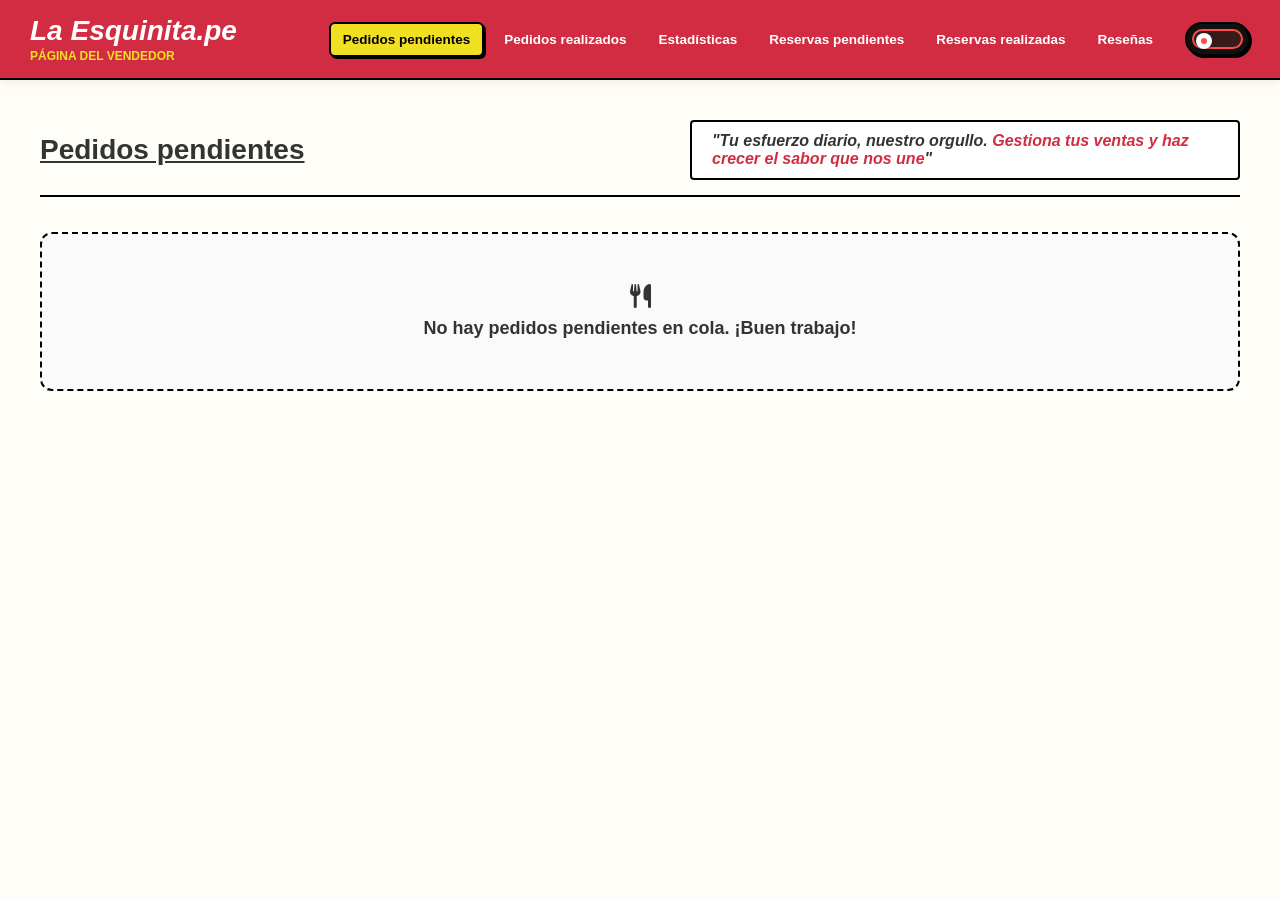
<file: pedidos-pendientes.html>
<!DOCTYPE html>
<html lang="es">
<head>
    <meta charset="UTF-8">
    <meta name="viewport" content="width=device-width, initial-scale=1.0">
    <title>Pedidos Pendientes - La Esquinita.pe</title>
    <link rel="stylesheet" href="style.css">
    <link rel="stylesheet" href="https://cdnjs.cloudflare.com/ajax/libs/font-awesome/6.5.1/css/all.min.css">
    <style>
        .panel-header {
            background-color: #d12c42;
            padding: 15px 40px;
            display: flex;
            align-items: center;
            justify-content: space-between;
            border-bottom: 2px solid #000;
        }
        .panel-logo { font-size: 28px; font-weight: 800; color: #fff; margin: 0; font-style: italic; }
        .panel-logo a { color: #fff; text-decoration: none; transition: opacity 0.2s; }
        .panel-logo a:hover { opacity: 0.85; }
        .panel-sub { font-size: 14px; font-weight: 700; color: #f1df22; margin-top: 4px; }
        .panel-nav-links { display: flex; align-items: center; gap: 20px; list-style: none; margin: 0; padding: 0; }
        .panel-nav-links a { color: #fff; text-decoration: none; font-weight: 700; font-size: 15px; padding: 8px 16px; border-radius: 6px; }
        .panel-nav-links a.active { background-color: #f1df22; color: #000; border: 2px solid #000; box-shadow: 2px 2px 0px #000; }
        
        .panel-container { max-width: 1200px; width: 95%; margin: 40px auto; }
        .panel-welcome-row { display: flex; justify-content: space-between; align-items: center; border-bottom: 2px solid #000; padding-bottom: 15px; margin-bottom: 35px; }
        .panel-main-title { font-size: 28px; font-weight: 800; text-decoration: underline; }
        .panel-quote { background-color: #fff; border: 2px solid #000; padding: 10px 20px; font-style: italic; font-weight: 600; max-width: 550px; border-radius: 4px; }
        .panel-quote span { color: #d12c42; }

        .pedido-item-row {
            background-color: #fffbfa;
            border: 2px solid #000;
            border-radius: 12px;
            padding: 18px 25px;
            margin-bottom: 20px;
            display: flex;
            align-items: center;
            justify-content: space-between;
            gap: 15px;
        }
        .pedido-user-icon { font-size: 28px; border: 2px solid #000; width: 55px; height: 55px; border-radius: 12px; display: flex; align-items: center; justify-content: center; background: #fff; }
        .pedido-data-badge-rosa {
            background-color: #fce4d6; 
            border: 2px solid #000;
            border-radius: 25px;
            padding: 10px 20px;
            font-size: 14px;
            font-weight: 700;
            text-align: center;
            flex: 1;
        }
        .pedido-data-badge-rosa.address { flex: 1.4; }
        
        .btn-marcar-listo {
            background-color: #fff2cc;
            border: 2px solid #000;
            border-radius: 25px;
            padding: 10px 18px;
            font-weight: bold;
            font-size: 13px;
            cursor: pointer;
            box-shadow: 2px 2px 0px #000;
            transition: all 0.1s ease;
        }
        .btn-marcar-listo:hover { background-color: #f1df22; }
        .sin-pedidos-box { text-align: center; padding: 50px; border: 2px dashed #000; border-radius: 12px; font-size: 18px; font-weight: 700; background: #fafafa; }
    </style>
</head>
<body>

<header class="panel-header" style="background-color: #d12c42; padding: 15px 30px; display: flex; align-items: center; justify-content: space-between; border-bottom: 2px solid #000; font-family: 'Arial', sans-serif; box-sizing: border-box; width: 100%;">
    
    <div style="flex: 0 0 20%; min-width: 180px;">
        <h1 class="panel-logo"><a href="index.html">La Esquinita.pe</a></h1>
        <div class="panel-sub" style="font-size: 12px; font-weight: 700; color: #f1df22; margin-top: 2px; text-transform: uppercase;">PÁGINA DEL VENDEDOR</div>
    </div>
    
    <div style="flex: 0 0 80%; display: flex; align-items: center; justify-content: flex-end; gap: 20px;">
        
        <ul class="panel-nav-links" style="display: flex; align-items: center; gap: 8px; list-style: none; margin: 0; padding: 0; flex-wrap: nowrap;">
            <li><a href="pedidos-pendientes.html" class="active" style="text-decoration: none; font-weight: 700; font-size: 13.5px; padding: 8px 12px; border-radius: 6px; white-space: nowrap; display: inline-block;">Pedidos pendientes</a></li>
            <li><a href="pedidos-realizados.html" style="color: #fff; text-decoration: none; font-weight: 700; font-size: 13.5px; padding: 8px 12px; border-radius: 6px; white-space: nowrap; display: inline-block;">Pedidos realizados</a></li>
            <li><a href="estadisticas.html" style="color: #fff; text-decoration: none; font-weight: 700; font-size: 13.5px; padding: 8px 12px; border-radius: 6px; white-space: nowrap; display: inline-block;">Estadísticas</a></li>
            <li><a href="reservas-pendientes.html" style="color: #fff; text-decoration: none; font-weight: 700; font-size: 13.5px; padding: 8px 12px; border-radius: 6px; white-space: nowrap; display: inline-block;">Reservas pendientes</a></li>
            <li><a href="reservas-realizadas.html" style="color: #fff; text-decoration: none; font-weight: 700; font-size: 13.5px; padding: 8px 12px; border-radius: 6px; white-space: nowrap; display: inline-block;">Reservas realizadas</a></li>
            <li><a href="reseñas.html" style="color: #fff; text-decoration: none; font-weight: 700; font-size: 13.5px; padding: 8px 12px; border-radius: 6px; white-space: nowrap; display: inline-block;">Reseñas</a></li>
        </ul>

        <div style="background: #111; border: 2px solid #000; box-shadow: 2px 2px 0px #000; border-radius: 20px; padding: 5px; display: flex; align-items: center; justify-content: center; width: 65px; height: 34px; box-sizing: border-box; flex-shrink: 0;">
            <button id="btnSwitchTienda" onclick="alternarEstadoTienda()" style="background: #3a1b1b; border: 2px solid #ff4d4d; width: 100%; height: 100%; border-radius: 15px; cursor: pointer; position: relative; transition: all 0.25s ease; padding: 0; outline: none;">
                <div id="circuloSwitch" style="background: #fff; width: 16px; height: 16px; border-radius: 50%; position: absolute; top: 2px; left: 2px; transition: all 0.25s cubic-bezier(0.25, 0.46, 0.45, 0.94); display: flex; align-items: center; justify-content: center; box-shadow: 0px 1px 3px rgba(0,0,0,0.4);">
                    <div id="ledPunto" style="width: 6px; height: 6px; border-radius: 50%; background: #ff4d4d; transition: background 0.25s;"></div>
                </div>
            </button>
        </div>

    </div>
</header>

<script>
    function alternarEstadoTienda() {
        let estadoActual = localStorage.getItem("estadoTiendaEsquinita") || "CERRADO";
        let nuevoEstado = (estadoActual === "ABIERTO") ? "CERRADO" : "ABIERTO";
        
        localStorage.setItem("estadoTiendaEsquinita", nuevoEstado);
        actualizarInterfazSwitch(nuevoEstado);
    }

    function actualizarInterfazSwitch(estado) {
        const btn = document.getElementById("btnSwitchTienda");
        const circulo = document.getElementById("circuloSwitch");
        const led = document.getElementById("ledPunto");

        if (estado === "ABIERTO") {
            btn.style.backgroundColor = "#1b3a24"; 
            btn.style.borderColor = "#2ecc71";     
            circulo.style.left = "31px";            
            led.style.background = "#2ecc71";       
            circulo.style.boxShadow = "0px 0px 6px #2ecc71";
        } else {
            btn.style.backgroundColor = "#3a1b1b"; 
            btn.style.borderColor = "#ff4d4d";     
            circulo.style.left = "2px";             
            led.style.background = "#ff4d4d";       
            circulo.style.boxShadow = "0px 1px 3px rgba(0,0,0,0.4)";
        }
    }

    window.addEventListener("DOMContentLoaded", () => {
        let estadoGuardado = localStorage.getItem("estadoTiendaEsquinita") || "CERRADO";
        actualizarInterfazSwitch(estadoGuardado);
    });
</script>

    <main class="panel-container">
        <div class="panel-welcome-row">
            <h2 class="panel-main-title">Pedidos pendientes</h2>
            <div class="panel-quote">"Tu esfuerzo diario, nuestro orgullo. <span>Gestiona tus ventas y haz crecer el sabor que nos une</span>"</div>
        </div>

        <div id="listaPedidosReales"></div>
    </main>

    <script>
        // FUNCIÓN MEJORADA: Detecta si la memoria almacena la estructura estática vieja y la limpia
        function cargarPedidosReales() {
            const contenedor = document.getElementById("listaPedidosReales");
            let pendientes = JSON.parse(localStorage.getItem("pedidosEsquinita")) || [];

            // Si existen elementos antiguos que no tengan el formato correcto de IDs del sistema real, forzar limpieza.
            if (pendientes.length > 0 && (!pendientes[0].id || !pendientes[0].productos)) {
                localStorage.removeItem("pedidosEsquinita");
                pendientes = [];
            }

            if (pendientes.length === 0) {
                contenedor.innerHTML = `<div class="sin-pedidos-box"><i class="fa-solid fa-utensils" style="margin-bottom:10px; display:block; font-size:24px;"></i>No hay pedidos pendientes en cola. ¡Buen trabajo!</div>`;
                return;
            }

            contenedor.innerHTML = "";
            pendientes.forEach(pedido => {
                const precioMostrado = pedido.total || pedido.monto || pedido.precio || 0;
                const textoProductos = precioMostrado > 0 ? `${pedido.productos} <br><b>💵 Total: S/ ${parseFloat(precioMostrado).toFixed(2)}</b>` : pedido.productos;

                contenedor.innerHTML += `
                    <div class="pedido-item-row" id="${pedido.id}">
                        <div class="pedido-user-icon"><i class="fa-solid fa-user"></i></div>
                        <div class="pedido-data-badge-rosa">${textoProductos}</div>
                        <div class="pedido-data-badge-rosa address">${pedido.direccion}</div>
                        <div class="pedido-data-badge-rosa">${pedido.cliente}<br>${pedido.telefono}</div>
                        <button class="btn-marcar-listo" onclick="despacharPedidoACompletados('${pedido.id}')">Marcar pedido listo</button>
                    </div>`;
            });
        }

        function despacharPedidoACompletados(idPedido) {
            let pendientes = JSON.parse(localStorage.getItem("pedidosEsquinita")) || [];
            const pedidoAEntregar = pendientes.find(p => p.id === idPedido);

            if (pedidoAEntregar) {
                if (pedidoAEntregar.telefono) {
                    let telLimpio = pedidoAEntregar.telefono.replace(/\s+/g, '').replace(/-/g, '');
                    if (!telLimpio.startsWith('51') && telLimpio.length === 9) {
                        telLimpio = '51' + telLimpio;
                    }
                    
                    const mensajeText = `¡Hola *${pedidoAEntregar.cliente}*! 👋 ¡Buenas noticias! Tu pedido de *La Esquinita.pe* ya está listo 🍔🔥. El delivery lo está llevando en este momento hacia tu dirección: _${pedidoAEntregar.direccion}_. ¡Muchas gracias por tu compra!`;
                    const linkWhatsapp = `https://api.whatsapp.com/send?phone=${telLimpio}&text=${encodeURIComponent(mensajeText)}`;
                    
                    window.open(linkWhatsapp, '_blank');
                }

                const ahora = new Date();
                
                const fechaActual = ahora.toLocaleDateString("es-PE", {
                    day: "2-digit",
                    month: "2-digit",
                    year: "numeric"
                });
                
                const horaActual = ahora.toLocaleTimeString("es-PE", {
                    hour: "2-digit",
                    minute: "2-digit",
                    hour12: false
                });

                pedidoAEntregar.fecha = fechaActual;
                if (!pedidoAEntregar.hora) {
                    pedidoAEntregar.hora = horaActual;
                }

                let estadisticas = JSON.parse(localStorage.getItem("estadisticasEsquinita")) || { delDia: 0, deLaSemana: 0, ingresosTotales: 0, pedidosCompletados: 0 };
                const valorNumericoPedido = parseFloat(pedidoAEntregar.total || pedidoAEntregar.monto || pedidoAEntregar.precio || 0);

                if (!estadisticas.delDia) estadisticas.delDia = 0;
                if (!estadisticas.deLaSemana) estadisticas.deLaSemana = 0;
                if (!estadisticas.ingresosTotales) estadisticas.ingresosTotales = 0;
                if (!estadisticas.pedidosCompletados) estadisticas.pedidosCompletados = 0;

                estadisticas.delDia += valorNumericoPedido;
                estadisticas.deLaSemana += valorNumericoPedido;
                estadisticas.ingresosTotales += valorNumericoPedido;
                estadisticas.pedidosCompletados += 1;

                localStorage.setItem("estadisticasEsquinita", JSON.stringify(estadisticas));

                let completados = JSON.parse(localStorage.getItem("pedidosRealizadosEsquinita")) || [];
                completados.push(pedidoAEntregar);
                localStorage.setItem("pedidosRealizadosEsquinita", JSON.stringify(completados));
            }

            pendientes = pendientes.filter(p => p.id !== idPedido);
            localStorage.setItem("pedidosEsquinita", JSON.stringify(pendientes));

            const elemento = document.getElementById(idPedido);
            if (elemento) {
                elemento.style.transition = "all 0.2s ease";
                elemento.style.opacity = "0";
                setTimeout(() => { cargarPedidosReales(); }, 200);
            }
        }

        window.onload = cargarPedidosReales;
    </script>
</body>
</html>
</file>
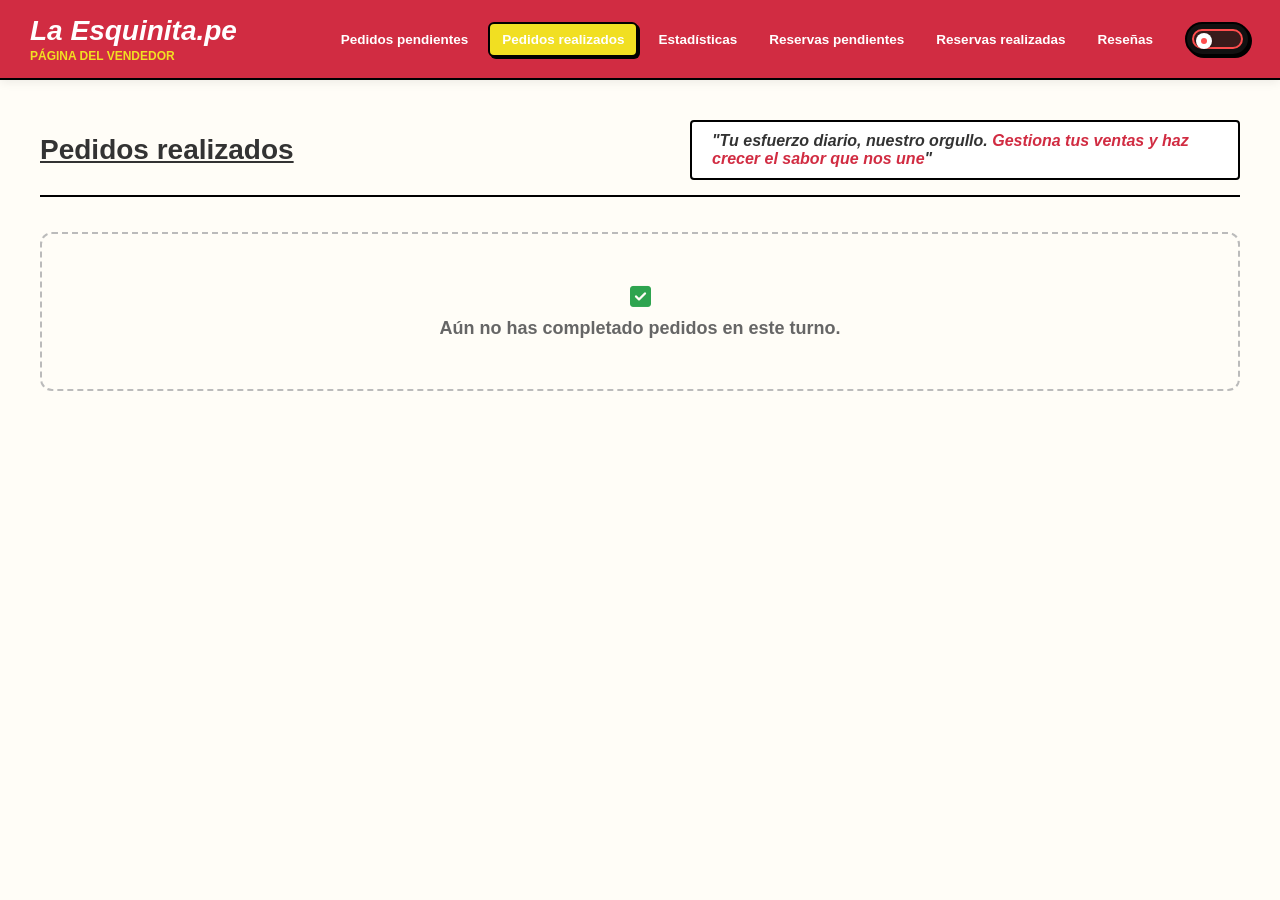
<file: pedidos-realizados.html>
<!DOCTYPE html>
<html lang="es">
<head>
    <meta charset="UTF-8">
    <meta name="viewport" content="width=device-width, initial-scale=1.0">
    <title>Pedidos Realizados - La Esquinita.pe</title>
    <link rel="stylesheet" href="style.css">
    <link rel="stylesheet" href="https://cdnjs.cloudflare.com/ajax/libs/font-awesome/6.5.1/css/all.min.css">
    <style>
        .panel-header {
            background-color: #d12c42;
            padding: 15px 40px;
            display: flex;
            align-items: center;
            justify-content: space-between;
            border-bottom: 2px solid #000;
        }
        .panel-logo { font-size: 28px; font-weight: 800; color: #fff; margin: 0; font-style: italic; }
        .panel-logo a { color: #fff; text-decoration: none; transition: opacity 0.2s; }
        .panel-logo a:hover { opacity: 0.85; }
        .panel-sub { font-size: 14px; font-weight: 700; color: #f1df22; margin-top: 4px; }
        .panel-nav-links { display: flex; align-items: center; gap: 20px; list-style: none; margin: 0; padding: 0; }
        .panel-nav-links a { color: #fff; text-decoration: none; font-weight: 700; font-size: 15px; padding: 8px 16px; border-radius: 6px; }
        .panel-nav-links a.active { background-color: #f1df22; color: #000; border: 2px solid #000; box-shadow: 2px 2px 0px #000; }
        
        .panel-container { max-width: 1200px; width: 95%; margin: 40px auto; }
        .panel-welcome-row { display: flex; justify-content: space-between; align-items: center; border-bottom: 2px solid #000; padding-bottom: 15px; margin-bottom: 35px; }
        .panel-main-title { font-size: 28px; font-weight: 800; text-decoration: underline; }
        .panel-quote { background-color: #fff; border: 2px solid #000; padding: 10px 20px; font-style: italic; font-weight: 600; max-width: 550px; border-radius: 4px; }
        .panel-quote span { color: #d12c42; }

        .pedido-item-row-completado {
            background-color: #ffffff;
            border: 2px solid #000;
            border-radius: 12px;
            padding: 18px 25px;
            margin-bottom: 20px;
            display: flex;
            align-items: center;
            justify-content: space-between;
            gap: 15px;
        }
        .pedido-user-icon { font-size: 28px; border: 2px solid #000; width: 55px; height: 55px; border-radius: 12px; display: flex; align-items: center; justify-content: center; background: #fff; }
        
        .pedido-tiempo-badge {
            background-color: #f2f2f2;
            border: 2px solid #000;
            border-radius: 12px;
            padding: 8px 12px;
            font-size: 12px;
            font-weight: 700;
            text-align: center;
            color: #333;
            line-height: 1.4;
            min-width: 90px;
        }

        .pedido-data-badge-verde {
            background-color: #e2f0d9; 
            border: 2px solid #000;
            border-radius: 25px;
            padding: 10px 20px;
            font-size: 14px;
            font-weight: 700;
            text-align: center;
            flex: 1;
        }
        .pedido-data-badge-verde.address { flex: 1.4; }
        
        .check-completado-box {
            background-color: #fff;
            border: 2px solid #000;
            width: 42px;
            height: 42px;
            border-radius: 50%;
            display: flex;
            align-items: center;
            justify-content: center;
            font-size: 16px;
            box-shadow: 2px 2px 0px #000;
        }
        .sin-pedidos-box { text-align: center; padding: 50px; border: 2px dashed #bbb; border-radius: 12px; font-size: 18px; font-weight: 700; color: #666; }
    </style>
</head>
<body>

    <header class="panel-header" style="background-color: #d12c42; padding: 15px 30px; display: flex; align-items: center; justify-content: space-between; border-bottom: 2px solid #000; font-family: 'Arial', sans-serif; box-sizing: border-box; width: 100%;">
        <div style="flex: 0 0 20%; min-width: 180px;">
            <h1 class="panel-logo"><a href="index.html">La Esquinita.pe</a></h1>
            <div class="panel-sub" style="font-size: 12px; font-weight: 700; color: #f1df22; margin-top: 2px; text-transform: uppercase;">PÁGINA DEL VENDEDOR</div>
        </div>
        
        <div style="flex: 0 0 80%; display: flex; align-items: center; justify-content: flex-end; gap: 20px;">
            <ul class="panel-nav-links" style="display: flex; align-items: center; gap: 8px; list-style: none; margin: 0; padding: 0; flex-wrap: nowrap;">
                <li><a href="pedidos-pendientes.html" style="color: #fff; text-decoration: none; font-weight: 700; font-size: 13.5px; padding: 8px 12px; border-radius: 6px; white-space: nowrap; display: inline-block;">Pedidos pendientes</a></li>
                <li><a href="pedidos-realizados.html" class="active" style="color: #fff; text-decoration: none; font-weight: 700; font-size: 13.5px; padding: 8px 12px; border-radius: 6px; white-space: nowrap; display: inline-block;">Pedidos realizados</a></li>
                <li><a href="estadisticas.html" style="color: #fff; text-decoration: none; font-weight: 700; font-size: 13.5px; padding: 8px 12px; border-radius: 6px; white-space: nowrap; display: inline-block;">Estadísticas</a></li>
                <li><a href="reservas-pendientes.html" style="color: #fff; text-decoration: none; font-weight: 700; font-size: 13.5px; padding: 8px 12px; border-radius: 6px; white-space: nowrap; display: inline-block;">Reservas pendientes</a></li>
                <li><a href="reservas-realizadas.html" style="color: #fff; text-decoration: none; font-weight: 700; font-size: 13.5px; padding: 8px 12px; border-radius: 6px; white-space: nowrap; display: inline-block;">Reservas realizadas</a></li>
                <li><a href="reseñas.html" style="color: #fff; text-decoration: none; font-weight: 700; font-size: 13.5px; padding: 8px 12px; border-radius: 6px; white-space: nowrap; display: inline-block;">Reseñas</a></li>
            </ul>

            <div style="background: #111; border: 2px solid #000; box-shadow: 2px 2px 0px #000; border-radius: 20px; padding: 5px; display: flex; align-items: center; justify-content: center; width: 65px; height: 34px; box-sizing: border-box; flex-shrink: 0;">
                <button id="btnSwitchTienda" onclick="alternarEstadoTienda()" style="background: #3a1b1b; border: 2px solid #ff4d4d; width: 100%; height: 100%; border-radius: 15px; cursor: pointer; position: relative; transition: all 0.25s ease; padding: 0; outline: none;">
                    <div id="circuloSwitch" style="background: #fff; width: 16px; height: 16px; border-radius: 50%; position: absolute; top: 2px; left: 2px; transition: all 0.25s cubic-bezier(0.25, 0.46, 0.45, 0.94); display: flex; align-items: center; justify-content: center; box-shadow: 0px 1px 3px rgba(0,0,0,0.4);">
                        <div id="ledPunto" style="width: 6px; height: 6px; border-radius: 50%; background: #ff4d4d; transition: background 0.25s;"></div>
                    </div>
                </button>
            </div>
        </div>
    </header>

    <script>
        function alternarEstadoTienda() {
            let estadoActual = localStorage.getItem("estadoTiendaEsquinita") || "CERRADO";
            let nuevoEstado = (estadoActual === "ABIERTO") ? "CERRADO" : "ABIERTO";
            
            localStorage.setItem("estadoTiendaEsquinita", nuevoEstado);
            actualizarInterfazSwitch(nuevoEstado);
        }

        function actualizarInterfazSwitch(estado) {
            const btn = document.getElementById("btnSwitchTienda");
            const circulo = document.getElementById("circuloSwitch");
            const led = document.getElementById("ledPunto");

            if (estado === "ABIERTO") {
                btn.style.backgroundColor = "#1b3a24"; 
                btn.style.borderColor = "#2ecc71";     
                circulo.style.left = "31px";            
                led.style.background = "#2ecc71";       
                circulo.style.boxShadow = "0px 0px 6px #2ecc71";
            } else {
                btn.style.backgroundColor = "#3a1b1b"; 
                btn.style.borderColor = "#ff4d4d";     
                circulo.style.left = "2px";             
                led.style.background = "#ff4d4d";       
                circulo.style.boxShadow = "0px 1px 3px rgba(0,0,0,0.4)";
            }
        }

        window.addEventListener("DOMContentLoaded", () => {
            let estadoGuardado = localStorage.getItem("estadoTiendaEsquinita") || "CERRADO";
            actualizarInterfazSwitch(estadoGuardado);
        });
    </script>

    <main class="panel-container">
        <div class="panel-welcome-row">
            <h2 class="panel-main-title">Pedidos realizados</h2>
            <div class="panel-quote">"Tu esfuerzo diario, nuestro orgullo. <span>Gestiona tus ventas y haz crecer el sabor que nos une</span>"</div>
        </div>

        <div id="listaPedidosRealizados"></div>
    </main>

    <script>
        function cargarPedidosRealizados() {
            const contenedor = document.getElementById("listaPedidosRealizados");
            
            // CORRECCIÓN AQUÍ: Invertimos el array para que las órdenes nuevas encabecen la tabla
            const completados = (JSON.parse(localStorage.getItem("pedidosRealizadosEsquinita")) || []).reverse();

            if (completados.length === 0) {
                contenedor.innerHTML = `<div class="sin-pedidos-box"><i class="fa-solid fa-square-check" style="margin-bottom:10px; display:block; font-size:24px; color:#2ea44f;"></i>Aún no has completado pedidos en este turno.</div>`;
                return;
            }

            contenedor.innerHTML = "";
            completados.forEach(pedido => {
                const fechaMostrar = pedido.fecha ? pedido.fecha : "--/--/--";
                const horaMostrar = pedido.hora ? pedido.hora : "--:--";

                contenedor.innerHTML += `
                    <div class="pedido-item-row-completado">
                        <div class="pedido-user-icon"><i class="fa-solid fa-user"></i></div>
                        
                        <div class="pedido-tiempo-badge">
                            📅 ${fechaMostrar}<br>
                            ⏰ ${horaMostrar}
                        </div>

                        <div class="pedido-data-badge-verde">${pedido.productos}</div>
                        <div class="pedido-data-badge-verde address">${pedido.direccion}</div>
                        <div class="pedido-data-badge-verde">${pedido.cliente}<br>${pedido.telefono}</div>
                        <div class="check-completado-box"><i class="fa-solid fa-check"></i></div>
                    </div>`;
            });
        }

        window.onload = cargarPedidosRealizados;
    </script>
</body>
</html>
</file>
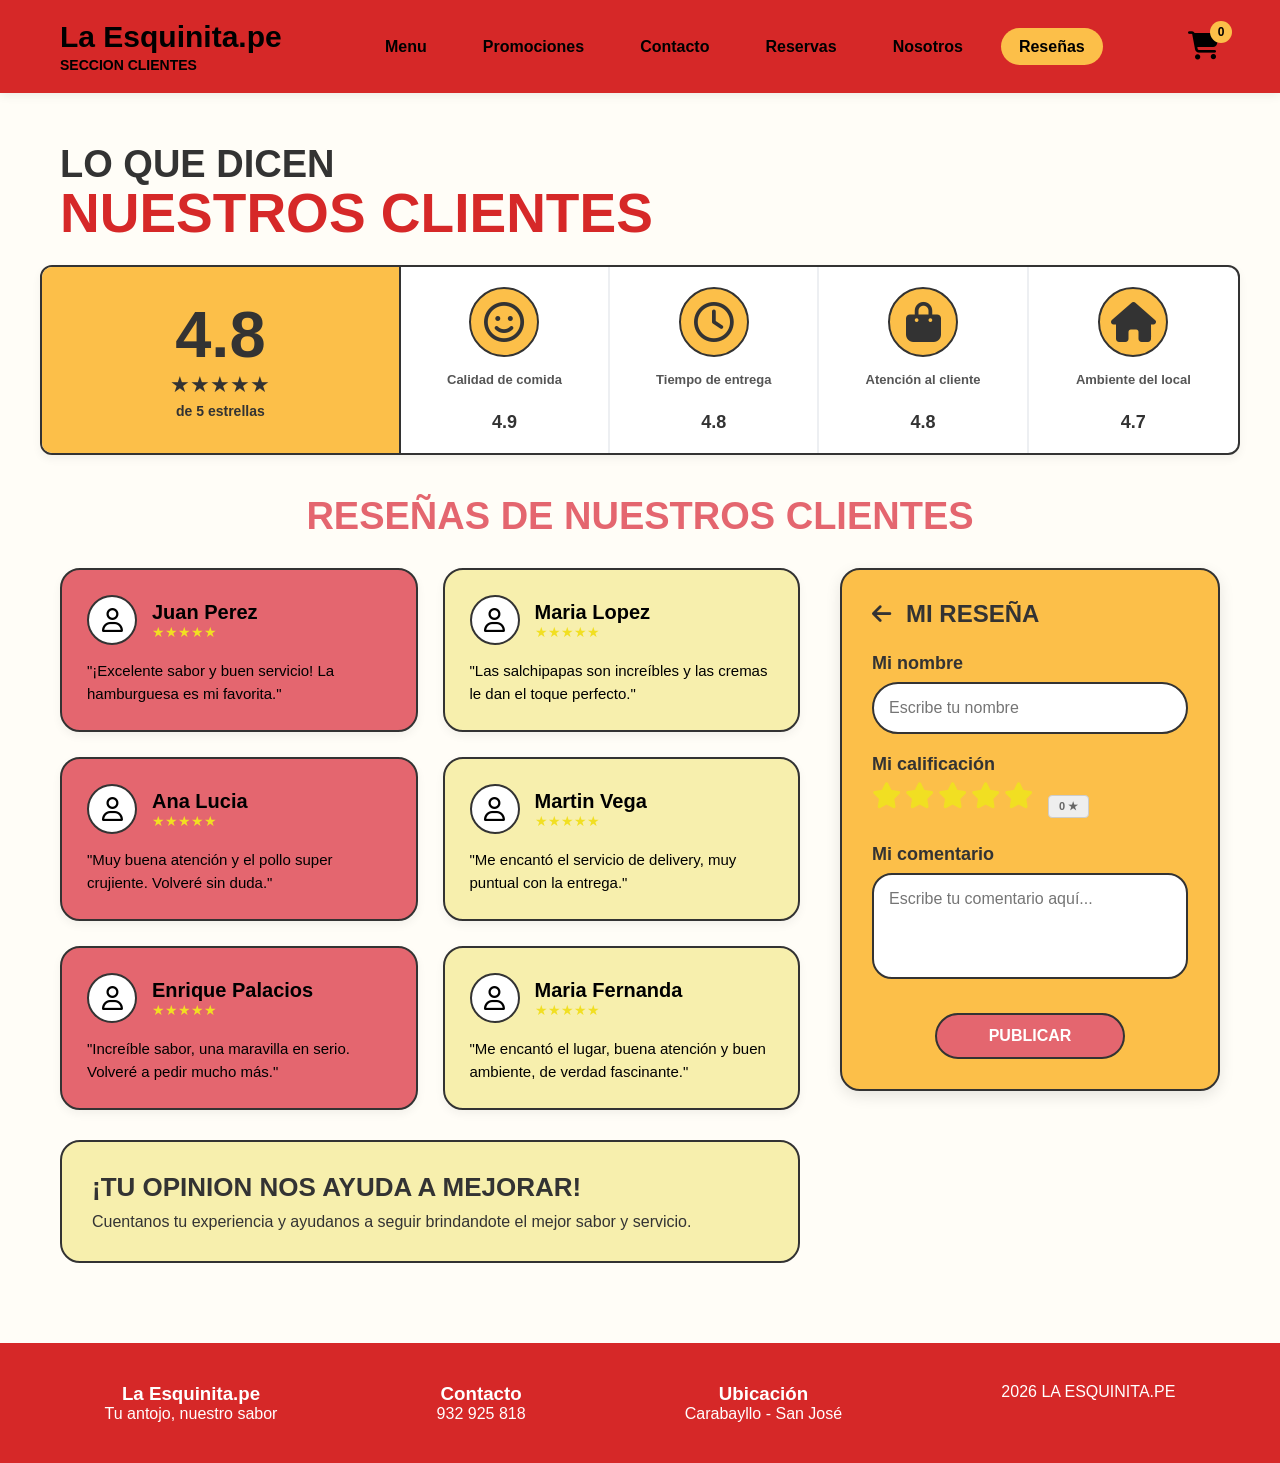
<file: resenas.html>
<!DOCTYPE html>
<html lang="es">
<head>
    <meta charset="UTF-8">
    <meta name="viewport" content="width=device-width, initial-scale=1.0">
    <title>Reseñas - La Esquinita.pe</title>
    <link rel="stylesheet" href="style.css">
    <link rel="stylesheet" href="https://cdnjs.cloudflare.com/ajax/libs/font-awesome/6.5.1/css/all.min.css">
    <style>
        /* Contenedor del selector */
        .contenedor-calificacion { display: flex; align-items: center; gap: 15px; margin-bottom: 15px; }
        .selector-estrellas { display: flex; gap: 4px; }
        .selector-estrellas i { cursor: pointer; font-size: 26px; color: #ccc; transition: transform 0.1s; }
        .selector-estrellas i:hover { transform: scale(1.1); }
        .selector-estrellas i.active { color: #f1df22; }
        
        /* Botón para resetear a 0 estrellas */
        .btn-reset-cero { background: #eee; border: 1px solid #ccc; padding: 4px 10px; border-radius: 4px; font-size: 11px; font-weight: bold; color: #666; cursor: pointer; transition: all 0.2s; }
        .btn-reset-cero:hover { background: #dc3545; color: #fff; border-color: #000; }
    </style>
</head>
<body>

    <header>
        <nav>
            <div class="logo">
                <a href="index.html">La Esquinita.pe</a>
                <div class="subtitulo-cliente">SECCION CLIENTES</div>
            </div>
            <ul>
                <li><a href="menu.html">Menu</a></li>
                <li><a href="promociones.html">Promociones</a></li>
                <li><a href="contacto.html">Contacto</a></li>
                <li><a href="reservas.html">Reservas</a></li>
                <li><a href="nosotros.html">Nosotros</a></li>
                <li><a href="resenas.html" class="activo">Reseñas</a></li>
            </ul>
            <div class="cart" onclick="abrirCarrito()">
                <i class="fa-solid fa-cart-shopping"></i>
                <span id="contador">0</span>
            </div>
        </nav>
    </header>

    <section class="resenas-hero">
        <h3>LO QUE DICEN</h3>
        <h1>NUESTROS CLIENTES</h1>
    </section>

    <section class="resenas-score-container">
        <div class="score-global">
            <h2>4.8</h2>
            <div class="stars">★★★★★</div>
            <p>de 5 estrellas</p>
        </div>
        <div class="score-features">
            <div class="feature-item"><i class="fa-regular fa-smile"></i><p>Calidad de comida</p><span>4.9</span></div>
            <div class="feature-item"><i class="fa-regular fa-clock"></i><p>Tiempo de entrega</p><span>4.8</span></div>
            <div class="feature-item"><i class="fa-solid fa-bag-shopping"></i><p>Atención al cliente</p><span>4.8</span></div>
            <div class="feature-item"><i class="fa-solid fa-house"></i><p>Ambiente del local</p><span>4.7</span></div>
        </div>
    </section>

    <h2 class="subtitulo-seccion">RESEÑAS DE NUESTROS CLIENTES</h2>

    <section class="resenas-contenido">
        <div class="izquierda-resenas">
            <div class="grid-comentarios" id="grid-comentarios"></div>
            <div class="invitacion-box">
                <h3>¡TU OPINION NOS AYUDA A MEJORAR!</h3>
                <p>Cuentanos tu experiencia y ayudanos a seguir brindandote el mejor sabor y servicio.</p>
            </div>
        </div>

        <div class="formulario-resena-box">
            <div class="form-header">
                <i class="fa-solid fa-arrow-left"></i>
                <h3>MI RESEÑA</h3>
            </div>
            <form id="formNuevaResena" onsubmit="event.preventDefault();">
                <label>Mi nombre</label>
                <input type="text" id="nombreResena" placeholder="Escribe tu nombre" required>

                <label>Mi calificación</label>
                <div class="contenedor-calificacion">
                    <div class="selector-estrellas" id="zonaEstrellas">
                        <i class="fa-solid fa-star active" data-valor="1"></i>
                        <i class="fa-solid fa-star active" data-valor="2"></i>
                        <i class="fa-solid fa-star active" data-valor="3"></i>
                        <i class="fa-solid fa-star active" data-valor="4"></i>
                        <i class="fa-solid fa-star active" data-valor="5"></i>
                    </div>
                    <button type="button" class="btn-reset-cero" onclick="ponerCeroEstrellas()">0 ★</button>
                </div>
                <input type="hidden" id="puntuacionResena" value="5">

                <label>Mi comentario</label>
                <textarea id="comentarioResena" placeholder="Escribe tu comentario aquí..." rows="4" required></textarea>

                <button type="button" class="btn-publicar" onclick="publicarResena()">PUBLICAR</button>
            </form>
        </div>
    </section>

    <footer>
        <div><h3>La Esquinita.pe</h3><p>Tu antojo, nuestro sabor</p></div>
        <div><h3>Contacto</h3><p>932 925 818</p></div>
        <div><h3>Ubicación</h3><p>Carabayllo - San José</p></div>
        <div><p>2026 LA ESQUINITA.PE</p></div>
    </footer>

    <div id="mensaje-reserva-exito" class="mensaje-reserva">
        ✅ ¡Gracias por tu opinión! Tu reseña ha sido publicada con éxito.
    </div>

    <!-- NOTA: Quitamos o comentamos script.js si este tiene funciones antiguas que sobreescriben las reseñas -->
    <script src="script.js"></script>

    <script>
        const estrellas = document.querySelectorAll('#zonaEstrellas i');
        const inputPuntuacion = document.getElementById('puntuacionResena');

        function actualizarEstrellasVisual(valor) {
            inputPuntuacion.value = valor;
            estrellas.forEach((est, i) => {
                if (i < valor) {
                    est.className = "fa-solid fa-star active";
                } else {
                    est.className = "fa-regular fa-star";
                }
            });
        }

        estrellas.forEach((estrella, index) => {
            estrella.addEventListener('click', () => {
                const valor = index + 1;
                actualizarEstrellasVisual(valor);
            });
        });

        function ponerCeroEstrellas() {
            actualizarEstrellasVisual(0);
        }

        // Base de datos limpia (AQUÍ YA NO ESTÁ CARLOS QUISPE)
        function inicializarResenasBase() {
            if (!localStorage.getItem("sistemaResenasEsquinita")) {
                const demos = [
                    { id: "rev-1", usuario: "Juan Perez", puntuacion: 5, comentario: "¡Excelente sabor y buen servicio! La hamburguesa es mi favorita.", color: "rojo" },
                    { id: "rev-2", usuario: "Maria Lopez", puntuacion: 5, comentario: "Las salchipapas son increíbles y las cremas le dan el toque perfecto.", color: "amarillo" },
                    { id: "rev-3", usuario: "Ana Lucia", puntuacion: 5, comentario: "Muy buena atención y el pollo super crujiente. Volveré sin duda.", color: "rojo" },
                    { id: "rev-4", usuario: "Martin Vega", puntuacion: 5, comentario: "Me encantó el servicio de delivery, muy puntual con la entrega.", color: "amarillo" },
                    { id: "rev-5", usuario: "Enrique Palacios", puntuacion: 5, comentario: "Increíble sabor, una maravilla en serio. Volveré a pedir mucho más.", color: "rojo" },
                    { id: "rev-6", usuario: "Maria Fernanda", puntuacion: 5, comentario: "Me encantó el lugar, buena atención y buen ambiente, de verdad fascinante.", color: "amarillo" }
                ];
                localStorage.setItem("sistemaResenasEsquinita", JSON.stringify(demos));
            }
        }

        function pintarResenasClientes() {
            inicializarResenasBase();
            const grid = document.getElementById("grid-comentarios");
            const lista = JSON.parse(localStorage.getItem("sistemaResenasEsquinita")) || [];

            grid.innerHTML = "";
            lista.forEach(item => {
                const estrellasTexto = "★".repeat(item.puntuacion) + "☆".repeat(5 - item.puntuacion);
                
                // Renderizado limpio de tarjeta (SIN botón de eliminar/tachito)
                grid.innerHTML += `
                    <div class="comentario-card ${item.color || 'rojo'}">
                        <div class="comentario-header">
                            <div class="avatar"><i class="fa-regular fa-user"></i></div>
                            <div>
                                <h4>${item.usuario}</h4>
                                <div class="stars-card" style="color: #f1df22; font-size: 14px;">${estrellasTexto}</div>
                            </div>
                        </div>
                        <p>"${item.comentario}"</p>
                    </div>
                `;
            });
        }

        function publicarResena() {
            const nombre = document.getElementById("nombreResena").value.trim();
            const comentario = document.getElementById("comentarioResena").value.trim();
            const puntuacion = parseInt(inputPuntuacion.value);

            if (!nombre || !comentario) {
                alert("Por favor, rellene todos los campos antes de publicar.");
                return;
            }

            const colores = ["rojo", "amarillo"];
            const colorAleatorio = colores[Math.floor(Math.random() * colores.length)];

            const nuevaOp = {
                id: "rev-" + Date.now(),
                usuario: nombre,
                puntuacion: puntuacion,
                comentario: comentario,
                color: colorAleatorio
            };

            let listado = JSON.parse(localStorage.getItem("sistemaResenasEsquinita")) || [];
            listado.push(nuevaOp);
            localStorage.setItem("sistemaResenasEsquinita", JSON.stringify(listado));

            const toast = document.getElementById("mensaje-reserva-exito");
            toast.style.display = 'block';
            toast.style.opacity = '1';

            document.getElementById("formNuevaResena").reset();
            actualizarEstrellasVisual(5);

            pintarResenasClientes();

            setTimeout(() => {
                toast.style.opacity = '0';
                setTimeout(() => { toast.style.display = 'none'; }, 500);
            }, 3000);
        }

        // Forzamos a que pinte usando la función local de este archivo inmediatamente
        window.addEventListener("DOMContentLoaded", pintarResenasClientes);
    </script>
</body>
</html>
</file>
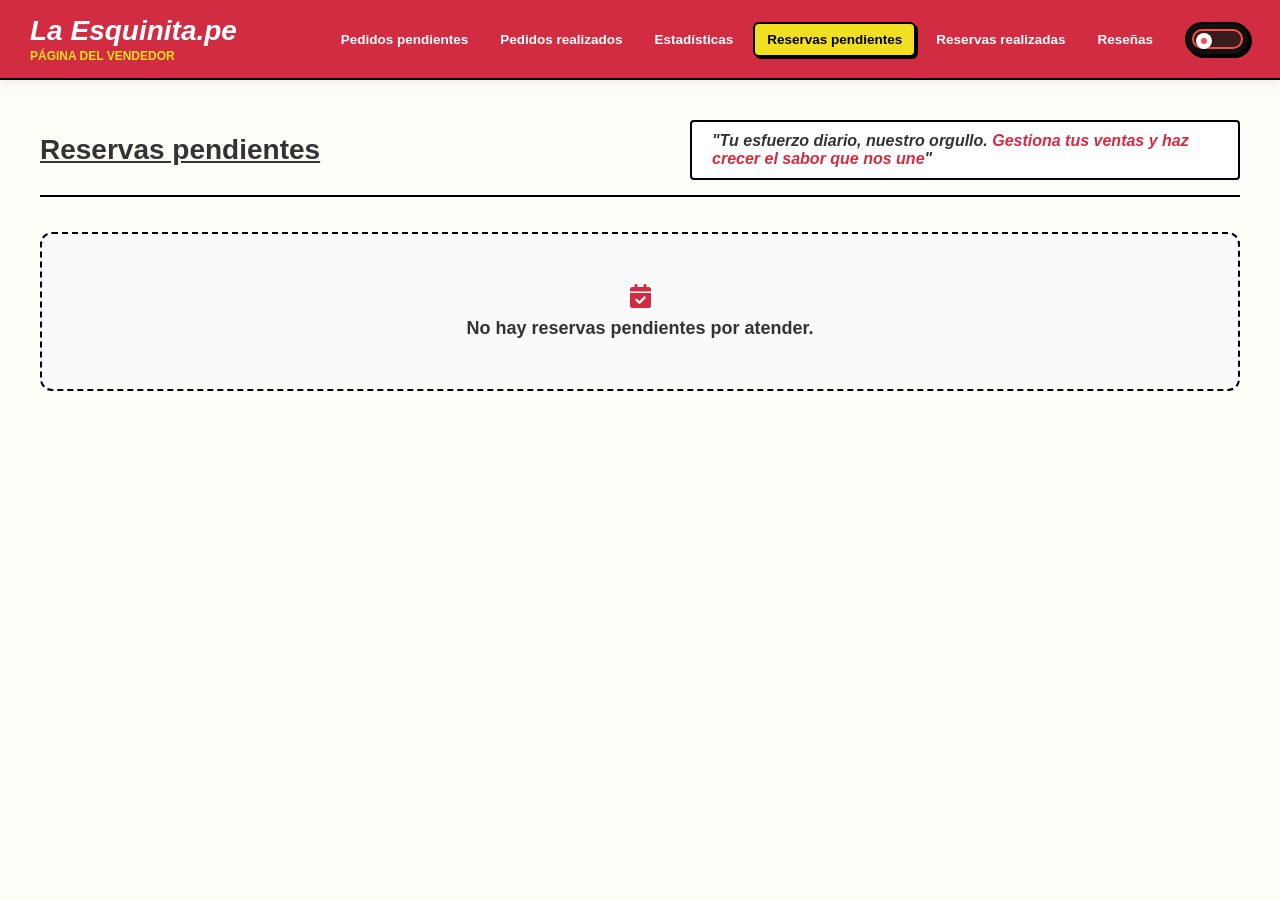
<file: reservas-pendientes.html>
<!DOCTYPE html>
<html lang="es">
<head>
    <meta charset="UTF-8">
    <meta name="viewport" content="width=device-width, initial-scale=1.0">
    <title>Reservas Pendientes - La Esquinita.pe</title>
    <link rel="stylesheet" href="style.css">
    <link rel="stylesheet" href="https://cdnjs.cloudflare.com/ajax/libs/font-awesome/6.5.1/css/all.min.css">
    <style>
        .panel-header {
            background-color: #d12c42;
            padding: 15px 40px;
            display: flex;
            align-items: center;
            justify-content: space-between;
            border-bottom: 2px solid #000;
        }
        .panel-logo { font-size: 28px; font-weight: 800; color: #fff; margin: 0; font-style: italic; }
        .panel-logo a { color: #fff; text-decoration: none; transition: opacity 0.2s; }
        .panel-logo a:hover { opacity: 0.85; }
        .panel-sub { font-size: 14px; font-weight: 700; color: #f1df22; margin-top: 4px; }
        .panel-nav-links { display: flex; align-items: center; gap: 20px; list-style: none; margin: 0; padding: 0; }
        .panel-nav-links a { color: #fff; text-decoration: none; font-weight: 700; font-size: 15px; padding: 8px 16px; border-radius: 6px; }
        .panel-nav-links a.active { background-color: #f1df22; color: #000; border: 2px solid #000; box-shadow: 2px 2px 0px #000; }
        
        .panel-container { max-width: 1200px; width: 95%; margin: 40px auto; }
        .panel-welcome-row { display: flex; justify-content: space-between; align-items: center; border-bottom: 2px solid #000; padding-bottom: 15px; margin-bottom: 35px; }
        .panel-main-title { font-size: 28px; font-weight: 800; text-decoration: underline; }
        .panel-quote { background-color: #fff; border: 2px solid #000; padding: 10px 20px; font-style: italic; font-weight: 600; max-width: 550px; border-radius: 4px; }
        .panel-quote span { color: #d12c42; }

        .reserva-item-row {
            background-color: #ffffff;
            border: 2px solid #000;
            border-radius: 12px;
            padding: 18px 25px;
            margin-bottom: 20px;
            display: flex;
            align-items: center;
            justify-content: space-between;
            gap: 15px;
        }
        .reserva-user-icon { font-size: 28px; border: 2px solid #000; width: 55px; height: 55px; border-radius: 12px; display: flex; align-items: center; justify-content: center; background: #fff; }
        
        .reserva-badge-rosa {
            background-color: #fce4d6; 
            border: 2px solid #000;
            border-radius: 25px;
            padding: 12px 20px;
            font-size: 14px;
            font-weight: 700;
            text-align: center;
            flex: 1;
        }
        .reserva-badge-rosa.cliente { flex: 1.3; } 
        
        .btn-reserva-lista {
            background-color: #25d366; 
            color: #fff;
            border: 2px solid #000;
            border-radius: 25px;
            padding: 10px 18px;
            font-weight: bold;
            font-size: 13px;
            cursor: pointer;
            box-shadow: 2px 2px 0px #000;
            transition: all 0.1s ease;
            white-space: nowrap;
            display: inline-flex;
            align-items: center;
            gap: 6px;
        }
        .btn-reserva-lista:hover { background-color: #20ba5a; transform: scale(1.02); }
        .sin-reservas-box { text-align: center; padding: 50px; border: 2px dashed #000; border-radius: 12px; font-size: 18px; font-weight: 700; background: #fafafa; }
    </style>
</head>
<body>

<header class="panel-header" style="background-color: #d12c42; padding: 15px 30px; display: flex; align-items: center; justify-content: space-between; border-bottom: 2px solid #000; font-family: 'Arial', sans-serif; box-sizing: border-box; width: 100%;">
    <div style="flex: 0 0 20%; min-width: 180px;">
        <h1 class="panel-logo"><a href="index.html">La Esquinita.pe</a></h1>
        <div class="panel-sub" style="font-size: 12px; font-weight: 700; color: #f1df22; margin-top: 2px; text-transform: uppercase;">PÁGINA DEL VENDEDOR</div>
    </div>
    
    <div style="flex: 0 0 80%; display: flex; align-items: center; justify-content: flex-end; gap: 20px;">
        <ul class="panel-nav-links" style="display: flex; align-items: center; gap: 8px; list-style: none; margin: 0; padding: 0; flex-wrap: nowrap;">
            <li><a href="pedidos-pendientes.html" style="color: #fff; text-decoration: none; font-weight: 700; font-size: 13.5px; padding: 8px 12px; border-radius: 6px; white-space: nowrap; display: inline-block;">Pedidos pendientes</a></li>
            <li><a href="pedidos-realizados.html" style="color: #fff; text-decoration: none; font-weight: 700; font-size: 13.5px; padding: 8px 12px; border-radius: 6px; white-space: nowrap; display: inline-block;">Pedidos realizados</a></li>
            <li><a href="estadisticas.html" style="color: #fff; text-decoration: none; font-weight: 700; font-size: 13.5px; padding: 8px 12px; border-radius: 6px; white-space: nowrap; display: inline-block;">Estadísticas</a></li>
            <li><a href="reservas-pendientes.html" class="active" style="text-decoration: none; font-weight: 700; font-size: 13.5px; padding: 8px 12px; border-radius: 6px; white-space: nowrap; display: inline-block;">Reservas pendientes</a></li>
            <li><a href="reservas-realizadas.html" style="color: #fff; text-decoration: none; font-weight: 700; font-size: 13.5px; padding: 8px 12px; border-radius: 6px; white-space: nowrap; display: inline-block;">Reservas realizadas</a></li>
            <li><a href="reseñas.html" style="color: #fff; text-decoration: none; font-weight: 700; font-size: 13.5px; padding: 8px 12px; border-radius: 6px; white-space: nowrap; display: inline-block;">Reseñas</a></li>
        </ul>

        <div style="background: #111; border: 2px solid #000; box-shadow: 2px 2px 0px #000; border-radius: 20px; padding: 5px; display: flex; align-items: center; justify-content: center; width: 65px; height: 34px; box-sizing: border-box; flex-shrink: 0;">
            <button id="btnSwitchTienda" onclick="alternarEstadoTienda()" style="background: #3a1b1b; border: 2px solid #ff4d4d; width: 100%; height: 100%; border-radius: 15px; cursor: pointer; position: relative; transition: all 0.25s ease; padding: 0; outline: none;">
                <div id="circuloSwitch" style="background: #fff; width: 16px; height: 16px; border-radius: 50%; position: absolute; top: 2px; left: 2px; transition: all 0.25s cubic-bezier(0.25, 0.46, 0.45, 0.94); display: flex; align-items: center; justify-content: center; box-shadow: 0px 1px 3px rgba(0,0,0,0.4);">
                    <div id="ledPunto" style="width: 6px; height: 6px; border-radius: 50%; background: #ff4d4d; transition: background 0.25s;"></div>
                </div>
            </button>
        </div>
    </div>
</header>

<script>
    function alternarEstadoTienda() {
        let estadoActual = localStorage.getItem("estadoTiendaEsquinita") || "CERRADO";
        let nuevoEstado = (estadoActual === "ABIERTO") ? "CERRADO" : "ABIERTO";
        
        localStorage.setItem("estadoTiendaEsquinita", nuevoEstado);
        actualizarInterfazSwitch(nuevoEstado);
    }

    function actualizarInterfazSwitch(estado) {
        const btn = document.getElementById("btnSwitchTienda");
        const circulo = document.getElementById("circuloSwitch");
        const led = document.getElementById("ledPunto");

        if (estado === "ABIERTO") {
            btn.style.backgroundColor = "#1b3a24"; 
            btn.style.borderColor = "#2ecc71";     
            circulo.style.left = "31px";            
            led.style.background = "#2ecc71";       
            circulo.style.boxShadow = "0px 0px 6px #2ecc71";
        } else {
            btn.style.backgroundColor = "#3a1b1b"; 
            btn.style.borderColor = "#ff4d4d";     
            circulo.style.left = "2px";             
            led.style.background = "#ff4d4d";       
            circulo.style.boxShadow = "0px 1px 3px rgba(0,0,0,0.4)";
        }
    }

    window.addEventListener("DOMContentLoaded", () => {
        let estadoGuardado = localStorage.getItem("estadoTiendaEsquinita") || "CERRADO";
        actualizarInterfazSwitch(estadoGuardado);
    });
</script>

    <main class="panel-container">
        <div class="panel-welcome-row">
            <h2 class="panel-main-title">Reservas pendientes</h2>
            <div class="panel-quote">"Tu esfuerzo diario, nuestro orgullo. <span>Gestiona tus ventas y haz crecer el sabor que nos une</span>"</div>
        </div>

        <div id="listaReservasContenedor"></div>
    </main>

    <script>
        function cargarReservasPendientes() {
            const contenedor = document.getElementById("listaReservasContenedor");
            const pendientes = JSON.parse(localStorage.getItem("reservasEsquinita")) || [];

            if (pendientes.length === 0) {
                contenedor.innerHTML = `<div class="sin-reservas-box"><i class="fa-solid fa-calendar-check" style="margin-bottom:10px; display:block; font-size:24px; color:#d12c42;"></i>No hay reservas pendientes por atender.</div>`;
                return;
            }

            contenedor.innerHTML = "";
            pendientes.forEach(reserva => {
                contenedor.innerHTML += `
                    <div class="reserva-item-row" id="${reserva.id}">
                        <div class="reserva-user-icon"><i class="fa-solid fa-user"></i></div>
                        
                        <div class="reserva-badge-rosa cliente">
                            ${reserva.cliente}<br>
                            <span style="font-weight:500; font-size:13px; color:#333;">${reserva.telefono}</span>
                        </div>
                        
                        <div class="reserva-badge-rosa">${reserva.fecha}</div>
                        
                        <div class="reserva-badge-rosa">${reserva.personas}</div>
                        
                        <div class="reserva-badge-rosa">${reserva.hora}</div>
                        
                        <button class="btn-reserva-lista" onclick="despacharReservaACompletadas('${reserva.id}')">
                            <i class="fa-brands fa-whatsapp" style="font-size:16px;"></i> Aceptar y Notificar
                        </button>
                    </div>`;
            });
        }

        function despacharReservaACompletadas(idReserva) {
            let pendientes = JSON.parse(localStorage.getItem("reservasEsquinita")) || [];
            const reservaACompletar = pendientes.find(r => r.id === idReserva);

            if (reservaACompletar) {
                const nombreCliente = reservaACompletar.cliente;
                const telefonoCliente = reservaACompletar.telefono;
                const fechaRes = reservaACompletar.fecha;
                const horaRes = reservaACompletar.hora;
                const personasRes = reservaACompletar.personas;

                const mensajeWhatsApp = encodeURIComponent(
`¡Hola ${nombreCliente}! Te saluda La Esquinita.pe. 🔥 Queremos informarte que tu solicitud de reserva para el día *${fechaRes}* a las *${horaRes.toUpperCase()}* para *${personasRes}* ha sido 🎉 *ACEPTADA* 🎉. ¡Nos vemos pronto para disfrutar del mejor sabor! 🍔`
                );

                let telefonoLimpio = telefonoCliente.replace(/\s+/g, '').replace(/-/g, '');
                if (!telefonoLimpio.startsWith('51') && telefonoLimpio.length === 9) {
                    telefonoLimpio = '51' + telefonoLimpio;
                }
                window.open(`https://api.whatsapp.com/send?phone=${telefonoLimpio}&text=${mensajeWhatsApp}`, '_blank');

                let realizadas = JSON.parse(localStorage.getItem("reservasRealizadasEsquinita")) || [];
                reservaACompletar.estado = "ACEPTADO"; 
                realizadas.push(reservaACompletar);
                localStorage.setItem("reservasRealizadasEsquinita", JSON.stringify(realizadas));
            }

            pendientes = pendientes.filter(r => r.id !== idReserva);
            localStorage.setItem("reservasEsquinita", JSON.stringify(pendientes));

            const elemento = document.getElementById(idReserva);
            if (elemento) {
                elemento.style.transition = "all 0.2s ease";
                elemento.style.opacity = "0";
                setTimeout(() => { cargarReservasPendientes(); }, 200);
            }
        }

        window.onload = cargarReservasPendientes;
    </script>
</body>
</html>
</file>
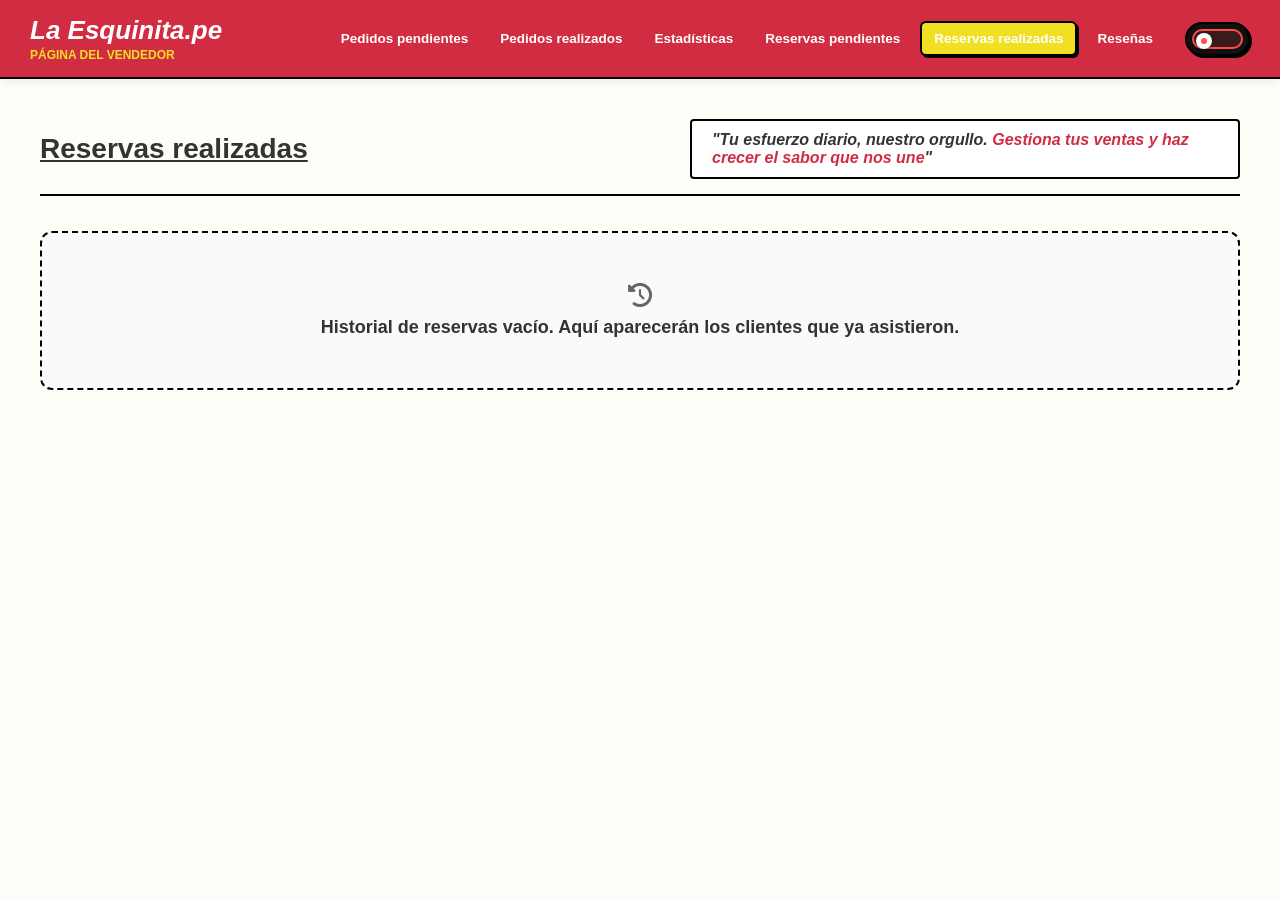
<file: reservas-realizadas.html>
<!DOCTYPE html>
<html lang="es">
<head>
    <meta charset="UTF-8">
    <meta name="viewport" content="width=device-width, initial-scale=1.0">
    <title>Reservas Realizadas - La Esquinita.pe</title>
    <link rel="stylesheet" href="style.css">
    <link rel="stylesheet" href="https://cdnjs.cloudflare.com/ajax/libs/font-awesome/6.5.1/css/all.min.css">
    <style>
        .panel-header {
            background-color: #d12c42;
            padding: 15px 40px;
            display: flex;
            align-items: center;
            justify-content: space-between;
            border-bottom: 2px solid #000;
        }
        .panel-logo { font-size: 28px; font-weight: 800; color: #fff; margin: 0; font-style: italic; }
        .panel-sub { font-size: 14px; font-weight: 700; color: #f1df22; margin-top: 4px; }
        .panel-nav-links { display: flex; align-items: center; gap: 20px; list-style: none; margin: 0; padding: 0; }
        .panel-nav-links a { color: #fff; text-decoration: none; font-weight: 700; font-size: 15px; padding: 8px 16px; border-radius: 6px; }
        .panel-nav-links a.active { background-color: #f1df22; color: #000; border: 2px solid #000; box-shadow: 2px 2px 0px #000; }
        
        .panel-container { max-width: 1200px; width: 95%; margin: 40px auto; }
        .panel-welcome-row { display: flex; justify-content: space-between; align-items: center; border-bottom: 2px solid #000; padding-bottom: 15px; margin-bottom: 35px; }
        .panel-main-title { font-size: 28px; font-weight: 800; text-decoration: underline; }
        .panel-quote { background-color: #fff; border: 2px solid #000; padding: 10px 20px; font-style: italic; font-weight: 600; max-width: 550px; border-radius: 4px; }
        .panel-quote span { color: #d12c42; }

        /* Estilos fieles a tu dibujo de Reservas Realizadas */
        .reserva-item-row {
            background-color: #ffffff;
            border: 2px solid #000;
            border-radius: 12px;
            padding: 18px 25px;
            margin-bottom: 20px;
            display: flex;
            align-items: center;
            justify-content: space-between;
            gap: 15px;
        }
        .reserva-user-icon { font-size: 28px; border: 2px solid #000; width: 55px; height: 55px; border-radius: 12px; display: flex; align-items: center; justify-content: center; background: #fff; }
        
        .reserva-badge-verde {
            background-color: #d4efdf; /* El color verde menta claro de tu maqueta */
            border: 2px solid #000;
            border-radius: 25px;
            padding: 12px 20px;
            font-size: 14px;
            font-weight: 700;
            text-align: center;
            flex: 1;
        }
        .reserva-badge-verde.cliente { flex: 1.3; } /* Espacio extra para el nombre y cel */
        
        /* Icono redondo fijo con el check de completado (No interactivo) */
        .check-completado-fijo {
            background-color: #ffffff;
            border: 2px solid #000;
            width: 45px;
            height: 45px;
            border-radius: 50%;
            display: flex;
            align-items: center;
            justify-content: center;
            font-size: 16px;
            box-shadow: 2px 2px 0px #000;
        }
        .sin-reservas-box { text-align: center; padding: 50px; border: 2px dashed #000; border-radius: 12px; font-size: 18px; font-weight: 700; background: #fafafa; }
    </style>
</head>
<body>

   <header class="panel-header" style="background-color: #d12c42; padding: 15px 30px; display: flex; align-items: center; justify-content: space-between; border-bottom: 2px solid #000; font-family: 'Arial', sans-serif; box-sizing: border-box; width: 100%;">
    
    <div style="flex: 0 0 20%; min-width: 180px;">
        <h1 class="panel-logo" style="font-size: 26px; font-weight: 800; color: #fff; margin: 0; font-style: italic;"><a href="index.html" style="color: #fff; text-decoration: none; transition: opacity 0.2s;">La Esquinita.pe</a></h1>
        <div class="panel-sub" style="font-size: 12px; font-weight: 700; color: #f1df22; margin-top: 2px; text-transform: uppercase;">PÁGINA DEL VENDEDOR</div>
    </div>
    
    <div style="flex: 0 0 80%; display: flex; align-items: center; justify-content: flex-end; gap: 20px;">
        
        <ul class="panel-nav-links" style="display: flex; align-items: center; gap: 8px; list-style: none; margin: 0; padding: 0; flex-wrap: nowrap;">
            <li><a href="pedidos-pendientes.html" style="color: #fff; text-decoration: none; font-weight: 700; font-size: 13.5px; padding: 8px 12px; border-radius: 6px; white-space: nowrap; display: inline-block;">Pedidos pendientes</a></li>
            <li><a href="pedidos-realizados.html" style="color: #fff; text-decoration: none; font-weight: 700; font-size: 13.5px; padding: 8px 12px; border-radius: 6px; white-space: nowrap; display: inline-block;">Pedidos realizados</a></li>
            <li><a href="estadisticas.html" style="color: #fff; text-decoration: none; font-weight: 700; font-size: 13.5px; padding: 8px 12px; border-radius: 6px; white-space: nowrap; display: inline-block;">Estadísticas</a></li>
            <li><a href="reservas-pendientes.html" style="color: #fff; text-decoration: none; font-weight: 700; font-size: 13.5px; padding: 8px 12px; border-radius: 6px; white-space: nowrap; display: inline-block;">Reservas pendientes</a></li>
            <li><a href="reservas-realizadas.html" class="active" style="color: #fff; text-decoration: none; font-weight: 700; font-size: 13.5px; padding: 8px 12px; border-radius: 6px; white-space: nowrap; display: inline-block;">Reservas realizadas</a></li>
            <li><a href="reseñas.html" style="color: #fff; text-decoration: none; font-weight: 700; font-size: 13.5px; padding: 8px 12px; border-radius: 6px; white-space: nowrap; display: inline-block;">Reseñas</a></li>
        </ul>

        <div style="background: #111; border: 2px solid #000; box-shadow: 2px 2px 0px #000; border-radius: 20px; padding: 5px; display: flex; align-items: center; justify-content: center; width: 65px; height: 34px; box-sizing: border-box; flex-shrink: 0;">
            <button id="btnSwitchTienda" onclick="alternarEstadoTienda()" style="background: #3a1b1b; border: 2px solid #ff4d4d; width: 100%; height: 100%; border-radius: 15px; cursor: pointer; position: relative; transition: all 0.25s ease; padding: 0; outline: none;">
                <div id="circuloSwitch" style="background: #fff; width: 16px; height: 16px; border-radius: 50%; position: absolute; top: 2px; left: 2px; transition: all 0.25s cubic-bezier(0.25, 0.46, 0.45, 0.94); display: flex; align-items: center; justify-content: center; box-shadow: 0px 1px 3px rgba(0,0,0,0.4);">
                    <div id="ledPunto" style="width: 6px; height: 6px; border-radius: 50%; background: #ff4d4d; transition: background 0.25s;"></div>
                </div>
            </button>
        </div>

    </div>
</header>

<script>
    function alternarEstadoTienda() {
        let estadoActual = localStorage.getItem("estadoTiendaEsquinita") || "CERRADO";
        let nuevoEstado = (estadoActual === "ABIERTO") ? "CERRADO" : "ABIERTO";
        
        localStorage.setItem("estadoTiendaEsquinita", nuevoEstado);
        actualizarInterfazSwitch(nuevoEstado);
    }

    function actualizarInterfazSwitch(estado) {
        const btn = document.getElementById("btnSwitchTienda");
        const circulo = document.getElementById("circuloSwitch");
        const led = document.getElementById("ledPunto");

        if (estado === "ABIERTO") {
            btn.style.backgroundColor = "#1b3a24"; 
            btn.style.borderColor = "#2ecc71";     
            circulo.style.left = "31px";            
            led.style.background = "#2ecc71";       
            circulo.style.boxShadow = "0px 0px 6px #2ecc71";
        } else {
            btn.style.backgroundColor = "#3a1b1b"; 
            btn.style.borderColor = "#ff4d4d";     
            circulo.style.left = "2px";             
            led.style.background = "#ff4d4d";       
            circulo.style.boxShadow = "0px 1px 3px rgba(0,0,0,0.4)";
        }
    }

    window.addEventListener("DOMContentLoaded", () => {
        let estadoGuardado = localStorage.getItem("estadoTiendaEsquinita") || "CERRADO";
        actualizarInterfazSwitch(estadoGuardado);
    });
</script>

    <main class="panel-container">
        <div class="panel-welcome-row">
            <h2 class="panel-main-title">Reservas realizadas</h2>
            <div class="panel-quote">"Tu esfuerzo diario, nuestro orgullo. <span>Gestiona tus ventas y haz crecer el sabor que nos une</span>"</div>
        </div>

        <div id="listaReservasRealizadasContenedor"></div>
    </main>

    <script>
        function cargarReservasRealizadas() {
            const contenedor = document.getElementById("listaReservasRealizadasContenedor");
            const realizadas = JSON.parse(localStorage.getItem("reservasRealizadasEsquinita")) || [];

            if (realizadas.length === 0) {
                contenedor.innerHTML = `<div class="sin-reservas-box"><i class="fa-solid fa-clock-rotate-left" style="margin-bottom:10px; display:block; font-size:24px; color:#666;"></i>Historial de reservas vacío. Aquí aparecerán los clientes que ya asistieron.</div>`;
                return;
            }

            contenedor.innerHTML = "";
            realizadas.forEach((reserva, index) => {
                contenedor.innerHTML += `
                    <div class="reserva-item-row" id="realizada-${index}">
                        <div class="reserva-user-icon"><i class="fa-solid fa-user"></i></div>
                        
                        <div class="reserva-badge-verde reserva-badge-verde.cliente">
                            ${reserva.cliente}<br>
                            <span style="font-weight:500; font-size:13px; color:#333;">${reserva.telefono}</span>
                        </div>
                        
                        <div class="reserva-badge-verde">${reserva.fecha}</div>
                        
                        <div class="reserva-badge-verde">${reserva.personas}</div>
                        
                        <div class="reserva-badge-verde">${reserva.hora}</div>
                        
                        <div class="check-completado-fijo">
                            <i class="fa-solid fa-check" style="color: #000;"></i>
                        </div>
                    </div>`;
            });
        }

        window.onload = cargarReservasRealizadas;
    </script>
</body>
</html>
</file>
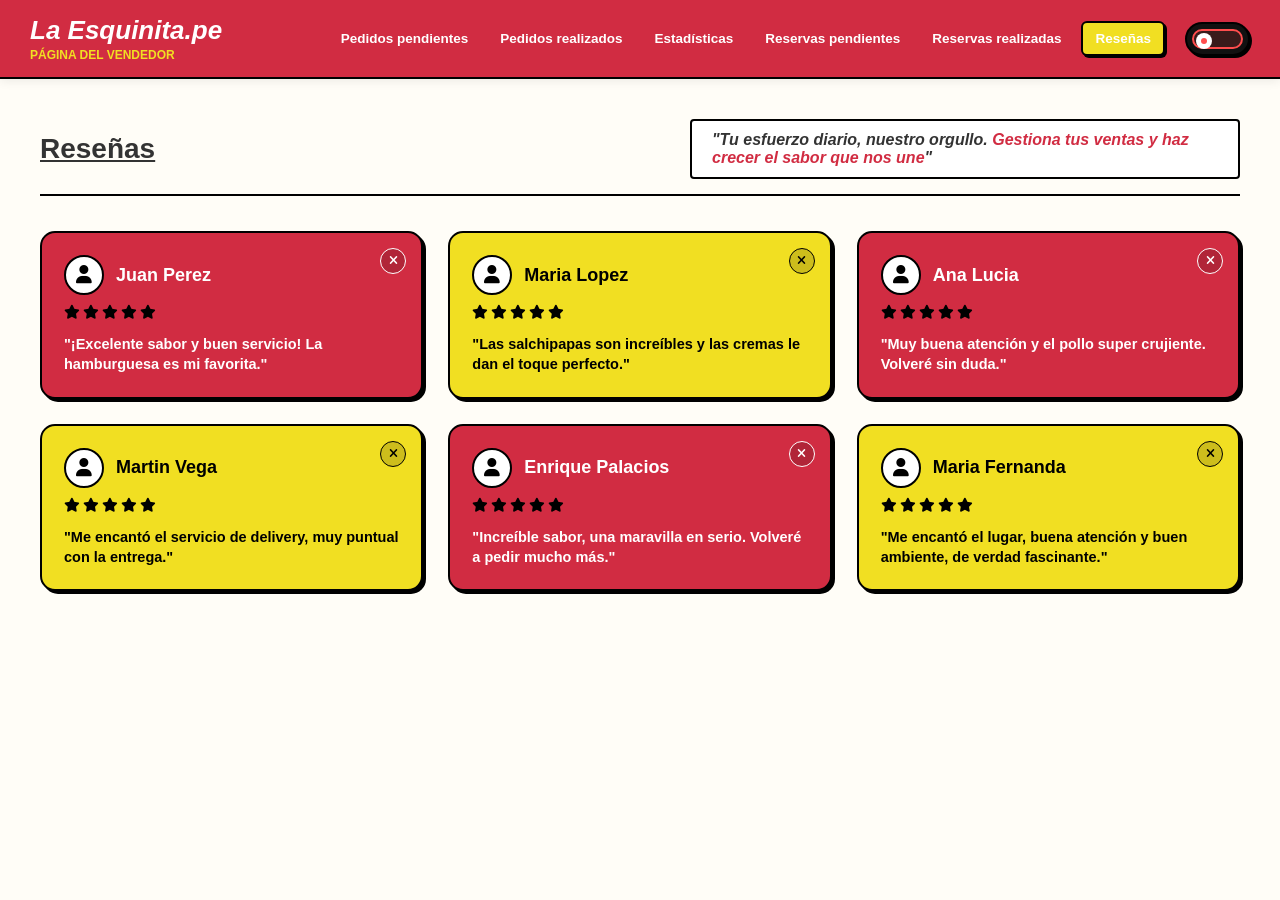
<file: reseñas.html>
<!DOCTYPE html>
<html lang="es">
<head>
    <meta charset="UTF-8">
    <meta name="viewport" content="width=device-width, initial-scale=1.0">
    <title>Reseñas - La Esquinita.pe</title>
    <link rel="stylesheet" href="style.css">
    <link rel="stylesheet" href="https://cdnjs.cloudflare.com/ajax/libs/font-awesome/6.5.1/css/all.min.css">
    <style>
        .panel-header { background-color: #d12c42; padding: 15px 40px; display: flex; align-items: center; justify-content: space-between; border-bottom: 2px solid #000; }
        .panel-logo { font-size: 28px; font-weight: 800; color: #fff; margin: 0; font-style: italic; }
        .panel-sub { font-size: 14px; font-weight: 700; color: #f1df22; margin-top: 4px; }
        .panel-nav-links { display: flex; align-items: center; gap: 20px; list-style: none; margin: 0; padding: 0; }
        .panel-nav-links a { color: #fff; text-decoration: none; font-weight: 700; font-size: 15px; padding: 8px 16px; border-radius: 6px; }
        .panel-nav-links a.active { background-color: #f1df22; color: #000; border: 2px solid #000; box-shadow: 2px 2px 0px #000; }
        
        .panel-container { max-width: 1200px; width: 95%; margin: 40px auto; }
        .panel-welcome-row { display: flex; justify-content: space-between; align-items: center; border-bottom: 2px solid #000; padding-bottom: 15px; margin-bottom: 35px; }
        .panel-main-title { font-size: 28px; font-weight: 800; text-decoration: underline; }
        .panel-quote { background-color: #fff; border: 2px solid #000; padding: 10px 20px; font-style: italic; font-weight: 600; max-width: 550px; border-radius: 4px; }
        .panel-quote span { color: #d12c42; }

        .reseñas-grid { display: grid; grid-template-columns: repeat(auto-fill, minmax(320px, 1fr)); gap: 25px; margin-top: 20px; }

        .reseña-card { border: 2px solid #000; border-radius: 15px; padding: 22px; box-shadow: 3px 3px 0px #000; display: flex; flex-direction: column; gap: 10px; position: relative; transition: transform 0.2s ease; }
        .reseña-card:hover { transform: scale(1.02); }

        .card-roja { background-color: #d12c42; color: #fff; }
        .card-amarilla { background-color: #f1df22; color: #000; }

        .user-info-row { display: flex; align-items: center; gap: 12px; padding-right: 25px; }
        .user-avatar-circle { width: 40px; height: 40px; border: 2px solid #000; border-radius: 50%; background-color: #fff; color: #000; display: flex; align-items: center; justify-content: center; font-size: 18px; }
        .user-name { font-size: 18px; font-weight: 800; }

        .stars-row { display: flex; gap: 3px; font-size: 14px; color: #000000; }
        .reseña-texto { font-size: 14.5px; font-weight: 600; line-height: 1.4; margin-top: 5px; }
        
        /* Botón eliminar exclusivo del vendedor */
        .btn-eliminar-admin { position: absolute; top: 15px; right: 15px; background: rgba(0,0,0,0.15); border: 1px solid #000; color: #000; width: 26px; height: 26px; border-radius: 50%; display: flex; align-items: center; justify-content: center; font-size: 12px; cursor: pointer; transition: all 0.2s; }
        .card-roja .btn-eliminar-admin { color: #fff; border-color: #fff; }
        .btn-eliminar-admin:hover { background: #dc3545; color: #fff; border-color: #000; transform: scale(1.1); }

        .sin-reseñas-box { text-align: center; padding: 50px; border: 2px dashed #000; border-radius: 12px; font-size: 18px; font-weight: 700; background: #fafafa; grid-column: 1 / -1; }
        
        /* Notificación flotante del vendedor */
        .toast-vendedor { display: none; position: fixed; bottom: 20px; right: 20px; background: #dc3545; color: white; padding: 12px 25px; border-radius: 8px; font-weight: bold; border: 2px solid #000; box-shadow: 3px 3px 0px #000; z-index: 9999; transition: opacity 0.3s; }
    </style>
</head>
<body>

   <header class="panel-header" style="background-color: #d12c42; padding: 15px 30px; display: flex; align-items: center; justify-content: space-between; border-bottom: 2px solid #000; font-family: 'Arial', sans-serif; box-sizing: border-box; width: 100%;">
    <div style="flex: 0 0 20%; min-width: 180px;">
        <h1 class="panel-logo" style="font-size: 26px; font-weight: 800; color: #fff; margin: 0; font-style: italic;"><a href="index.html" style="color: #fff; text-decoration: none;">La Esquinita.pe</a></h1>
        <div class="panel-sub" style="font-size: 12px; font-weight: 700; color: #f1df22; margin-top: 2px; text-transform: uppercase;">PÁGINA DEL VENDEDOR</div>
    </div>
    <div style="flex: 0 0 80%; display: flex; align-items: center; justify-content: flex-end; gap: 20px;">
        <ul class="panel-nav-links" style="display: flex; align-items: center; gap: 8px; list-style: none; margin: 0; padding: 0; flex-wrap: nowrap;">
            <li><a href="pedidos-pendientes.html" style="color: #fff; text-decoration: none; font-weight: 700; font-size: 13.5px; padding: 8px 12px; border-radius: 6px; white-space: nowrap; display: inline-block;">Pedidos pendientes</a></li>
            <li><a href="pedidos-realizados.html" style="color: #fff; text-decoration: none; font-weight: 700; font-size: 13.5px; padding: 8px 12px; border-radius: 6px; white-space: nowrap; display: inline-block;">Pedidos realizados</a></li>
            <li><a href="estadisticas.html" style="color: #fff; text-decoration: none; font-weight: 700; font-size: 13.5px; padding: 8px 12px; border-radius: 6px; white-space: nowrap; display: inline-block;">Estadísticas</a></li>
            <li><a href="reservas-pendientes.html" style="color: #fff; text-decoration: none; font-weight: 700; font-size: 13.5px; padding: 8px 12px; border-radius: 6px; white-space: nowrap; display: inline-block;">Reservas pendientes</a></li>
            <li><a href="reservas-realizadas.html" style="color: #fff; text-decoration: none; font-weight: 700; font-size: 13.5px; padding: 8px 12px; border-radius: 6px; white-space: nowrap; display: inline-block;">Reservas realizadas</a></li>
            <li><a href="reseñas.html" class="active" style="color: #fff; text-decoration: none; font-weight: 700; font-size: 13.5px; padding: 8px 12px; border-radius: 6px; white-space: nowrap; display: inline-block;">Reseñas</a></li>
        </ul>
        <div style="background: #111; border: 2px solid #000; box-shadow: 2px 2px 0px #000; border-radius: 20px; padding: 5px; display: flex; align-items: center; justify-content: center; width: 65px; height: 34px; box-shrink: 0;">
            <button id="btnSwitchTienda" onclick="alternarEstadoTienda()" style="background: #3a1b1b; border: 2px solid #ff4d4d; width: 100%; height: 100%; border-radius: 15px; cursor: pointer; position: relative; padding: 0; outline: none;">
                <div id="circuloSwitch" style="background: #fff; width: 16px; height: 16px; border-radius: 50%; position: absolute; top: 2px; left: 2px; transition: all 0.25s; display: flex; align-items: center; justify-content: center;"><div id="ledPunto" style="width: 6px; height: 6px; border-radius: 50%; background: #ff4d4d;"></div></div>
            </button>
        </div>
    </div>
</header>

    <main class="panel-container">
        <div class="panel-welcome-row">
            <h2 class="panel-main-title">Reseñas</h2>
            <div class="panel-quote">"Tu esfuerzo diario, nuestro orgullo. <span>Gestiona tus ventas y haz crecer el sabor que nos une</span>"</div>
        </div>
        <div class="reseñas-grid" id="contenedorReseñas"></div>
    </main>

    <div id="toast-eliminar" class="toast-vendedor">🗑️ La reseña ha sido eliminada correctamente.</div>

    <script>
        function alternarEstadoTienda() {
            let estadoActual = localStorage.getItem("estadoTiendaEsquinita") || "CERRADO";
            let nuevoEstado = (estadoActual === "ABIERTO") ? "CERRADO" : "ABIERTO";
            localStorage.setItem("estadoTiendaEsquinita", nuevoEstado);
            actualizarInterfazSwitch(nuevoEstado);
        }

        function actualizarInterfazSwitch(estado) {
            const btn = document.getElementById("btnSwitchTienda");
            const circulo = document.getElementById("circuloSwitch");
            const led = document.getElementById("ledPunto");
            if (estado === "ABIERTO") {
                btn.style.backgroundColor = "#1b3a24"; btn.style.borderColor = "#2ecc71"; circulo.style.left = "31px"; led.style.background = "#2ecc71";
            } else {
                btn.style.backgroundColor = "#3a1b1b"; btn.style.borderColor = "#ff4d4d"; circulo.style.left = "2px"; led.style.background = "#ff4d4d";
            }
        }

        window.addEventListener("DOMContentLoaded", () => {
            actualizarInterfazSwitch(localStorage.getItem("estadoTiendaEsquinita") || "CERRADO");
        });

        function inicializarReseñasDemo() {
            if (!localStorage.getItem("sistemaResenasEsquinita")) {
                const demos = [
                    { id: "rev-1", usuario: "Juan Perez", puntuacion: 5, comentario: "¡Excelente sabor y buen servicio! La hamburguesa es mi favorita.", color: "rojo" },
                    { id: "rev-2", usuario: "Maria Lopez", puntuacion: 5, comentario: "Las salchipapas son increíbles y las cremas le dan el toque perfecto.", color: "amarillo" },
                    { id: "rev-3", usuario: "Ana Lucia", puntuacion: 5, comentario: "Muy buena atención y el pollo super crujiente. Volveré sin duda.", color: "rojo" },
                    { id: "rev-4", usuario: "Martin Vega", puntuacion: 5, comentario: "Me encantó el servicio de delivery, muy puntual con la entrega.", color: "amarillo" },
                    { id: "rev-5", usuario: "Enrique Palacios", puntuacion: 5, comentario: "Increíble sabor, una maravilla en serio. Volveré a pedir mucho más.", color: "rojo" },
                    { id: "rev-6", usuario: "Maria Fernanda", puntuacion: 5, comentario: "Me encantó el lugar, buena atención y buen ambiente, de verdad fascinante.", color: "amarillo" }
                ];
                localStorage.setItem("sistemaResenasEsquinita", JSON.stringify(demos));
            }
        }

        function cargarReseñas() {
            inicializarReseñasDemo();
            const contenedor = document.getElementById("contenedorReseñas");
            const listaReseñas = JSON.parse(localStorage.getItem("sistemaResenasEsquinita")) || [];

            if (listaReseñas.length === 0) {
                contenedor.innerHTML = `<div class="sin-reseñas-box"><i class="fa-solid fa-comments" style="margin-bottom:10px; display:block; font-size:24px;"></i>Aún no hay comentarios de clientes.</div>`;
                return;
            }

            contenedor.innerHTML = "";
            listaReseñas.forEach((item, index) => {
                const claseColor = (index % 2 === 0) ? "card-roja" : "card-amarilla";
                
                let estrellasHTML = "";
                const nota = item.puntuacion !== undefined ? item.puntuacion : 5;
                for (let i = 0; i < 5; i++) {
                    if (i < nota) {
                        estrellasHTML += `<i class="fa-solid fa-star"></i>`;
                    } else {
                        estrellasHTML += `<i class="fa-regular fa-star"></i>`; 
                    }
                }

                contenedor.innerHTML += `
                    <div class="reseña-card ${claseColor}">
                        <button class="btn-eliminar-admin" onclick="eliminarReseñaAdmin('${item.id}')" title="Eliminar reseña"><i class="fa-solid fa-xmark"></i></button>
                        <div class="user-info-row">
                            <div class="user-avatar-circle"><i class="fa-solid fa-user"></i></div>
                            <div class="user-name">${item.usuario}</div>
                        </div>
                        <div class="stars-row">${estrellasHTML}</div>
                        <div class="reseña-texto">"${item.comentario}"</div>
                    </div>`;
            });
        }

        function eliminarReseñaAdmin(id) {
            if (confirm("¿Estás seguro de que deseas eliminar permanentemente esta reseña de la plataforma?")) {
                let lista = JSON.parse(localStorage.getItem("sistemaResenasEsquinita")) || [];
                lista = lista.filter(item => item.id !== id);
                localStorage.setItem("sistemaResenasEsquinita", JSON.stringify(lista));
                
                cargarReseñas();

                const toast = document.getElementById("toast-eliminar");
                toast.style.display = 'block';
                setTimeout(() => { toast.style.display = 'none'; }, 2500);
            }
        }

        window.onload = cargarReseñas;
    </script>
</body>
</html>
</file>
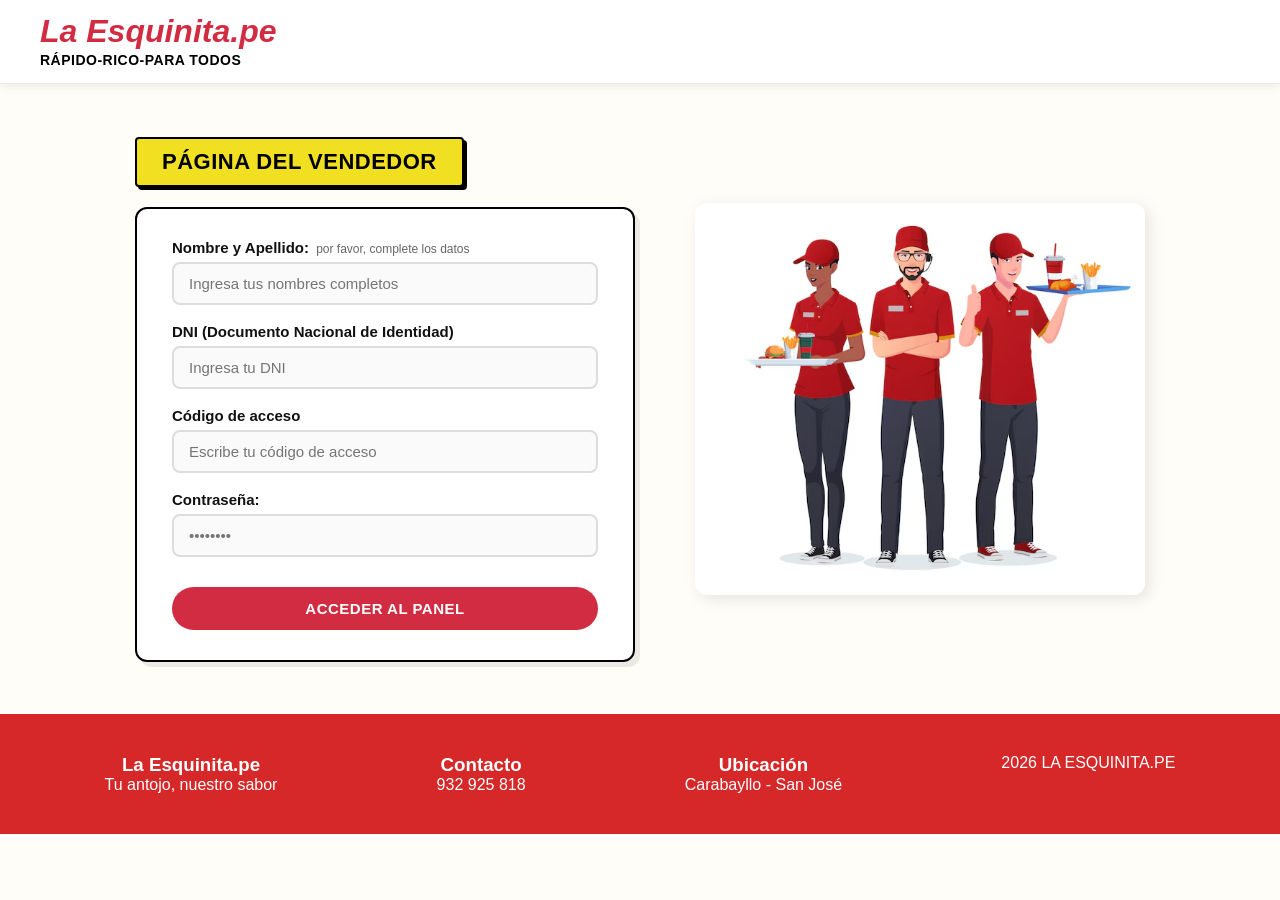
<file: vendedor.html>
<!DOCTYPE html>
<html lang="es">
<head>
    <meta charset="UTF-8">
    <meta name="viewport" content="width=device-width, initial-scale=1.0">
    <title>Sección Vendedor - La Esquinita.pe</title>
    <link rel="stylesheet" href="style.css">
    <link rel="stylesheet" href="https://cdnjs.cloudflare.com/ajax/libs/font-awesome/6.5.1/css/all.min.css">
    <style>
        .vendedor-header-nav {
            padding: 15px 40px;
            background-color: #fff;
            border-bottom: 1px solid #eaeaea;
            display: flex;
            flex-direction: column;
            align-items: flex-start;
        }
        .vendedor-logo-main {
            font-size: 32px;
            font-weight: 800;
            color: #d12c42;
            text-decoration: none;
            font-style: italic;
            line-height: 1;
        }
        .vendedor-eslogan {
            font-size: 14px;
            font-weight: 700;
            color: #000;
            letter-spacing: 0.5px;
            margin-top: 5px;
        }
        .vendedor-content-container {
            min-height: 70vh;
            display: flex;
            justify-content: center;
            align-items: center;
            padding: 40px 20px;
            box-sizing: border-box;
        }
        .vendedor-grid-centered {
            display: flex;
            align-items: center;
            justify-content: center;
            gap: 60px;
            max-width: 1050px;
            width: 100%;
        }
        .vendedor-col-formulario {
            flex: 1;
            max-width: 500px;
            width: 100%;
        }
        .vendedor-titulo-recuadro {
            background-color: #f1df22;
            color: #000;
            display: inline-block;
            padding: 10px 25px;
            font-size: 22px;
            font-weight: 800;
            text-transform: uppercase;
            letter-spacing: 0.5px;
            border-radius: 4px;
            margin-bottom: 20px;
            border: 2px solid #000;
            box-shadow: 3px 3px 0px #000;
        }
        .vendedor-formulario-card {
            background-color: #fff;
            border: 2px solid #000;
            border-radius: 12px;
            padding: 30px 35px;
            box-shadow: 5px 5px 0px rgba(0, 0, 0, 0.08);
            text-align: left;
        }
        .vendedor-input-group { margin-bottom: 18px; }
        .vendedor-input-group label {
            display: block;
            font-weight: 700;
            font-size: 15px;
            color: #111;
            margin-bottom: 6px;
        }
        .vendedor-input-group label span {
            font-size: 12px;
            font-weight: 400;
            color: #666;
            display: inline-block;
            margin-left: 3px;
        }
        .vendedor-input-group input {
            width: 100%;
            padding: 11px 15px;
            border: 2px solid #ddd;
            border-radius: 8px;
            font-size: 15px;
            box-sizing: border-box;
            background-color: #fafafa;
            transition: all 0.2s ease;
        }
        .vendedor-input-group input:focus {
            border-color: #d12c42;
            background-color: #fff;
            outline: none;
            box-shadow: 0 0 0 3px rgba(209, 44, 66, 0.1);
        }
        .btn-ingresar-vendedor {
            background-color: #d12c42;
            color: #fff;
            border: none;
            padding: 13px 30px;
            border-radius: 25px;
            font-weight: 700;
            font-size: 15px;
            cursor: pointer;
            width: 100%;
            margin-top: 12px;
            text-transform: uppercase;
            letter-spacing: 0.5px;
            transition: background-color 0.2s, transform 0.1s;
        }
        .vendedor-col-ilustracion {
            flex: 1;
            max-width: 450px;
            display: flex;
            justify-content: center;
        }
        .vendedor-col-ilustracion img {
            width: 100%;
            height: auto;
            border-radius: 12px;
            box-shadow: 4px 4px 15px rgba(0,0,0,0.1);
            object-fit: cover;
        }

        .modal-overlay {
            position: fixed;
            top: 0;
            left: 0;
            width: 100%;
            height: 100%;
            background-color: rgba(0, 0, 0, 0.6);
            backdrop-filter: blur(4px);
            display: flex;
            justify-content: center;
            align-items: center;
            z-index: 9999;
            opacity: 0;
            pointer-events: none;
            transition: opacity 0.3s ease;
        }
        .modal-overlay.active {
            opacity: 1;
            pointer-events: auto;
        }
        .modal-box {
            background: #ffffff;
            border: 3px solid #000000;
            border-radius: 16px;
            padding: 35px 40px;
            max-width: 420px;
            width: 90%;
            text-align: center;
            box-shadow: 8px 8px 0px #000000;
            transform: scale(0.8);
            transition: transform 0.3s cubic-bezier(0.175, 0.885, 0.32, 1.275);
        }
        .modal-overlay.active .modal-box {
            transform: scale(1);
        }
        .modal-icon {
            font-size: 50px;
            color: #2ea44f; 
            margin-bottom: 15px;
            animation: popIn 0.5s ease-out;
        }
        .modal-icon.error-icon {
            color: #d12c42;
        }
        .modal-title {
            font-size: 22px;
            font-weight: 800;
            color: #111;
            margin: 0 0 10px 0;
            text-transform: uppercase;
            letter-spacing: 0.5px;
        }
        .modal-text {
            font-size: 15px;
            color: #555;
            line-height: 1.5;
            margin: 0 0 20px 0;
        }
        .modal-spinner {
            display: inline-block;
            width: 24px;
            height: 24px;
            border: 3px solid rgba(0,0,0,0.1);
            border-radius: 50%;
            border-top-color: #d12c42;
            animation: spin 1s ease infinite;
        }

        @keyframes spin {
            to { transform: rotate(360deg); }
        }
        @keyframes popIn {
            0% { transform: scale(0); }
            80% { transform: scale(1.2); }
            100% { transform: scale(1); }
        }

        @media (max-width: 850px) {
            .vendedor-header-nav { align-items: center; padding: 15px 20px; }
            .vendedor-grid-centered { flex-direction: column; gap: 40px; }
            .vendedor-col-formulario, .vendedor-col-ilustracion { max-width: 100%; }
            .vendedor-col-ilustracion { order: 1; }
        }
    </style>
</head>
<body>

    <header class="vendedor-header-nav">
        <a href="index.html" class="vendedor-logo-main">La Esquinita.pe</a>
        <div class="vendedor-eslogan">RÁPIDO-RICO-PARA TODOS</div>
    </header>

    <main class="vendedor-content-container">
        <div class="vendedor-grid-centered">
            <div class="vendedor-col-formulario">
                <div class="vendedor-titulo-recuadro">Página del Vendedor</div>
                <div class="vendedor-formulario-card">
                    <form onsubmit="event.preventDefault(); verificarAccesoSistema();">
                        <div class="vendedor-input-group">
                            <label for="campoNombre">Nombre y Apellido: <span>por favor, complete los datos</span></label>
                            <input type="text" id="campoNombre" placeholder="Ingresa tus nombres completos" required>
                        </div>
                        <div class="vendedor-input-group">
                            <label for="campoDni">DNI (Documento Nacional de Identidad)</label>
                            <input type="text" id="campoDni" pattern="[0-9]{8}" maxlength="8" placeholder="Ingresa tu DNI" required>
                        </div>
                        <div class="vendedor-input-group">
                            <label for="campoCodigo">Código de acceso</label>
                            <input type="text" id="campoCodigo" placeholder="Escribe tu código de acceso" required>
                        </div>
                        <div class="vendedor-input-group">
                            <label for="campoPassword">Contraseña:</label>
                            <input type="password" id="campoPassword" placeholder="••••••••" required>
                        </div>
                        <button type="submit" class="btn-ingresar-vendedor">Acceder al panel</button>
                    </form>
                </div>
            </div>
            
            <div class="vendedor-col-ilustracion">
                <img src="personal.jpg" alt="Personal de La Esquinita">
            </div>
        </div>
    </main>

    <div class="modal-overlay" id="modalAcceso">
        <div class="modal-box" id="modalBoxContent"></div>
    </div>

    <footer>
        <div><h3>La Esquinita.pe</h3><p>Tu antojo, nuestro sabor</p></div>
        <div><h3>Contacto</h3><p>932 925 818</p></div>
        <div><h3>Ubicación</h3><p>Carabayllo - San José</p></div>
        <div><p>2026 LA ESQUINITA.PE</p></div>
    </footer>

    <script>
        function verificarAccesoSistema() {
            const nombreIngresado = document.getElementById("campoNombre").value.trim();
            const dniIngresado = document.getElementById("campoDni").value.trim();
            const codigoIngresado = document.getElementById("campoCodigo").value.trim();
            const passwordIngresado = document.getElementById("campoPassword").value.trim();
            
            const modal = document.getElementById("modalAcceso");
            const modalContent = document.getElementById("modalBoxContent");

            // Código de acceso común
            const CODIGO_VALIDO = "ADMIN2026"; 

            // Validación individuales de accesos
            const accesoJoel = (nombreIngresado === "Joel Muro" && dniIngresado === "75877021" && passwordIngresado === "123456");
            const accesoRobert = (nombreIngresado === "Robert Gomez" && dniIngresado === "71191672" && passwordIngresado === "654321");

            // Comprobar que el código de acceso sea correcto y pertenezca a Joel o Robert
            if (codigoIngresado === CODIGO_VALIDO && (accesoJoel || accesoRobert)) {
                sessionStorage.setItem("vendedorAutenticado", "SI");

                modalContent.innerHTML = `
                    <div class="modal-icon"><i class="fa-solid fa-circle-check"></i></div>
                    <h3 class="modal-title">Acceso Autorizado</h3>
                    <p class="modal-text">Bienvenido de vuelta, Administrador <strong>${nombreIngresado}</strong>.<br>Iniciando entorno seguro y cargando datos...</p>
                    <div class="modal-spinner"></div>
                `;
                
                modal.classList.add("active");

                setTimeout(() => {
                    window.location.href = "pedidos-pendientes.html";
                }, 2500);

            } else {
                modalContent.innerHTML = `
                    <div class="modal-icon error-icon"><i class="fa-solid fa-circle-xmark"></i></div>
                    <h3 class="modal-title" style="color:#d12c42;">Acceso Denegado</h3>
                    <p class="modal-text">Los datos de identidad (Nombre/DNI/Contraseña) o las llaves de acceso ingresadas no coinciden con los registros únicos del administrador.</p>
                    <button onclick="cerrarMensajeError()" class="btn-ingresar-vendedor" style="margin:0; padding:10px 20px; font-size:14px; width:auto;">Reintentar</button>
                `;
                modal.classList.add("active");
            }
        }

        function cerrarMensajeError() {
            document.getElementById("modalAcceso").classList.remove("active");
            document.getElementById("campoPassword").value = "";
        }
    </script>
</body>
</html>
</file>
<file: style.css>
*{
margin:0;
padding:0;
box-sizing:border-box;
font-family:'Segoe UI',sans-serif;
}

body{
background:#fffdf7;
color:#333;
}

/* =======================
   HEADER
======================= */

header{
background:#d62828;
box-shadow:0 2px 10px rgba(0,0,0,.08);
position:sticky;
top:0;
z-index:1000;
}

nav{
max-width:1200px;
margin:auto;
display:flex;
justify-content:space-between;
align-items:center;
padding:20px;
}

.logo{
font-size:30px;
font-weight:bold;
}

.logo a{
text-decoration:none;
color:black;
font-weight:bold;
}

nav ul{
display:flex;
gap:20px;
list-style:none;
}

nav ul li a{
text-decoration:none;
color:black;
font-weight:600;
transition:.3s;
padding:10px 18px;
border-radius:20px;
}

nav ul li a:hover{
background:#fcbf49;
color:black;
}

/* =======================
   CARRITO
======================= */

.cart{
position:relative;
font-size:28px;
cursor:pointer;
color:black;
}

.cart span{
position:absolute;
top:-10px;
right:-12px;
background:#fcbf49;
color:black;
width:22px;
height:22px;
border-radius:50%;
display:flex;
justify-content:center;
align-items:center;
font-size:12px;
font-weight:bold;
}

/* =======================
   HERO
======================= */

.hero{
max-width:1200px;
margin:auto;
padding:80px 20px;
display:flex;
align-items:center;
justify-content:space-between;
gap:50px;
}

.hero-text{
flex:1;
}

.slogan{
font-size:18px;
font-weight:bold;
color:#d62828;
margin-bottom:15px;
}

.hero h1{
font-size:65px;
line-height:1.1;
margin-bottom:20px;
}

.hero p{
font-size:18px;
line-height:1.8;
color:#555;
}

.buttons{
margin-top:30px;
}

.btn-cliente,
.btn-vendedor{
display:inline-block;
text-decoration:none;
padding:15px 30px;
border-radius:30px;
font-weight:bold;
margin-right:15px;
transition:.3s;
}

.btn-cliente{
background:#fcbf49;
color:black;
}

.btn-vendedor{
background:#d62828;
color:white;
}

.btn-cliente:hover,
.btn-vendedor:hover{
transform:translateY(-3px);
}

.hero-image{
flex:1;
}

.imagen-principal{
width:100%;
max-width:600px;
height:auto;
border-radius:25px;
box-shadow:0 10px 25px rgba(0,0,0,.2);
}

/* =======================
   PROMO
======================= */

.promo{
background:#fcbf49;
padding:70px 20px;
display:grid;
grid-template-columns:repeat(auto-fit,minmax(250px,1fr));
gap:25px;
align-items:center;
}

.promo-img img{
width:100%;
border-radius:20px;
}

.promo-text h2{
font-size:40px;
margin-bottom:10px;
}

.promo-icon{
background:white;
padding:20px;
border-radius:15px;
text-align:center;
}

.promo-icon i{
font-size:35px;
margin-bottom:10px;
color:#d62828;
}

/* =======================
   VALORACION
======================= */

.valoracion{
padding:80px 20px;
max-width:1000px;
margin:auto;
}

.valoracion h2{
text-align:center;
margin-bottom:40px;
font-size:40px;
}

.rating-container{
display:flex;
justify-content:center;
align-items:center;
gap:50px;
flex-wrap:wrap;
}

.rating-number h3{
font-size:70px;
text-align:center;
}

.stars{
font-size:25px;
text-align:center;
color:#fcbf49;
}

.rating-bars{
width:350px;
}

.bar{
height:15px;
background:#ddd;
border-radius:20px;
margin-bottom:15px;
overflow:hidden;
}

.fill{
height:100%;
border-radius:20px;
}

.fill1{width:95%;background:#d62828;}
.fill2{width:85%;background:#d62828;}
.fill3{width:75%;background:#d62828;}
.fill4{width:60%;background:#d62828;}
.fill5{width:45%;background:#d62828;}

/* =======================
   MENU
======================= */

.menu-header{
max-width:1200px;
margin:auto;
padding:60px 20px 30px;
text-align:center;
}

.menu-header h1{
font-size:55px;
margin-bottom:10px;
}

.menu-header p{
font-size:22px;
color:#666;
margin-bottom:30px;
}

.ventajas{
display:flex;
justify-content:center;
gap:20px;
flex-wrap:wrap;
}

.ventaja{
background:#d62828;
color:white;
padding:15px 20px;
border-radius:12px;
display:flex;
align-items:center;
gap:10px;
font-weight:600;
}

.catalogo{
max-width:1200px;
margin:auto;
padding:40px 20px 80px;
display:grid;
grid-template-columns:repeat(auto-fit,minmax(300px,1fr));
gap:30px;
}

.producto-card{
border-radius:20px;
overflow:hidden;
box-shadow:0 5px 15px rgba(0,0,0,.12);
transition:.3s;
}

.producto-card:hover{
transform:translateY(-5px);
}

.amarillo{
background:#fcbf49;
}

.rojo{
background:#d62828;
color:white;
}

.producto-card h3{
padding:20px;
text-align:center;
}

.producto-card img{
width:100%;
height:220px;
object-fit:cover;
}

.precio-carrito{
display:flex;
justify-content:space-between;
align-items:center;
padding:20px;
}

.precio-carrito span{
font-size:24px;
font-weight:bold;
}

.precio-carrito button{
border:none;
padding:10px 18px;
border-radius:20px;
cursor:pointer;
font-weight:bold;
background:white;
transition:.3s;
}

.precio-carrito button:hover{
transform:scale(1.05);
}

/* =======================
   MENSAJE CARRITO
======================= */

.mensaje-carrito{
position:fixed;
top:20px;
right:20px;
background:#198754;
color:white;
padding:15px 25px;
border-radius:12px;
font-weight:bold;
box-shadow:0 5px 15px rgba(0,0,0,.2);
opacity:0;
visibility:hidden;
transition:.4s;
z-index:9999;
}

.mensaje-carrito.mostrar{
opacity:1;
visibility:visible;
}

/* =======================
   FOOTER
======================= */

footer{
background:#d62828;
color:white;
padding:40px;
display:flex;
justify-content:space-around;
flex-wrap:wrap;
gap:30px;
text-align:center;
}

/* =======================
   RESPONSIVE
======================= */

@media(max-width:900px){

nav{
flex-direction:column;
gap:20px;
}

nav ul{
flex-wrap:wrap;
justify-content:center;
}

.hero{
flex-direction:column;
text-align:center;
}

.hero h1{
font-size:45px;
}

.imagenes-comida{
grid-template-columns:1fr;
}

.menu-header h1{
font-size:40px;
}

footer{
text-align:center;
}

}
/* =======================
   PROMOCIONES.HTML
======================= */

.promociones-header{
max-width:1200px;
margin:auto;
padding:40px 20px;
display:flex;
justify-content:space-between;
align-items:center;
gap:20px;
flex-wrap:wrap;
}

.oferta-box{
background:#fcbf49;
padding:20px;
font-weight:bold;
font-size:22px;
text-align:center;
border-radius:10px;
color:#d62828;
box-shadow:0 5px 15px rgba(0,0,0,.15);
}

.promo-titulo{
flex:1;
text-align:center;
}

.promo-titulo h1{
font-size:50px;
margin-bottom:10px;
}

.promo-titulo h1 span{
color:#d62828;
}

.promo-titulo p{
font-size:24px;
color:#555;
}

.delivery-box{
background:#d62828;
color:white;
padding:20px;
border-radius:10px;
text-align:center;
min-width:220px;
}

.delivery-box i{
font-size:30px;
margin-bottom:10px;
}

.promociones-grid{
max-width:1200px;
margin:auto;
padding:20px 20px 80px;
display:grid;
grid-template-columns:repeat(auto-fit,minmax(250px,1fr));
gap:30px;
}

.combo-card{
background:white;
border:2px solid #ddd;
border-radius:15px;
overflow:hidden;
box-shadow:0 5px 15px rgba(0,0,0,.1);
text-align:center;
position:relative;
}

.combo-top{
padding:15px;
font-size:30px;
font-weight:bold;
text-transform:uppercase;
}

.combo-card img{
width:100%;
height:220px;
object-fit:cover;
}

.combo-card ul{
padding:20px;
text-align:left;
list-style:disc;
}

.combo-card ul li{
margin-bottom:10px;
}

.precio-promo{
width:90px;
height:90px;
background:#fcbf49;
border-radius:50%;
display:flex;
justify-content:center;
align-items:center;
font-size:30px;
font-weight:bold;
margin:10px auto;
border:2px solid #333;
}

.combo-card button{
background:#d62828;
color:white;
border:none;
padding:12px 25px;
border-radius:20px;
cursor:pointer;
font-weight:bold;
margin-bottom:20px;
transition:.3s;
}

.combo-card button:hover{
transform:scale(1.05);
}

@media(max-width:900px){

.promociones-header{
flex-direction:column;
text-align:center;
}

.promo-titulo h1{
font-size:35px;
}

.promo-titulo p{
font-size:18px;
}

}
/* =======================
   RESERVAS.HTML
======================= */

.reserva-hero{
max-width:1200px;
margin:auto;
padding:60px 20px;
display:flex;
justify-content:space-between;
align-items:center;
gap:50px;
flex-wrap:wrap;
}

.reserva-texto{
flex:1;
}

.reserva-texto h1{
font-size:80px;
line-height:1;
}

.reserva-texto h1 span{
display:block;
color:#d62828;
}

.reserva-texto p{
margin-top:25px;
font-size:20px;
color:#555;
max-width:500px;
}

.reserva-imagen{
flex:1;
text-align:center;
}

.reserva-imagen img{
width:100%;
max-width:500px;
border-radius:20px;
box-shadow:0 8px 20px rgba(0,0,0,.15);
}

.reserva-contenido{
max-width:1200px;
margin:auto;
padding:20px;
display:grid;
grid-template-columns:1fr 1fr;
gap:40px;
}

.formulario-reserva{
background:white;
padding:30px;
border-radius:20px;
box-shadow:0 5px 15px rgba(0,0,0,.1);
}

.formulario-reserva h2{
text-align:center;
margin-bottom:25px;
color:#d62828;
}

.formulario-reserva label{
display:block;
margin-top:15px;
margin-bottom:8px;
font-weight:600;
}

.formulario-reserva input{
width:100%;
padding:12px;
border:2px solid #ddd;
border-radius:12px;
font-size:16px;
}

.fila{
display:grid;
grid-template-columns:1fr 1fr;
gap:20px;
margin-top:10px;
}

.formulario-reserva button{
margin-top:25px;
width:100%;
padding:14px;
border:none;
background:#fcbf49;
font-weight:bold;
font-size:16px;
border-radius:20px;
cursor:pointer;
transition:.3s;
}

.formulario-reserva button:hover{
transform:scale(1.03);
}

.info-reserva{
background:white;
padding:30px;
border-radius:20px;
box-shadow:0 5px 15px rgba(0,0,0,.1);
}

.info-reserva h2{
margin-bottom:25px;
color:#d62828;
}

.info-item{
display:flex;
gap:20px;
margin-bottom:30px;
align-items:flex-start;
}

.info-item i{
font-size:40px;
color:#d62828;
min-width:45px;
}

.info-item h3{
margin-bottom:5px;
}

.info-item p{
color:#555;
line-height:1.5;
}

.mensaje-reserva{
position:fixed;
top:20px;
right:20px;
background:#198754;
color:white;
padding:15px 25px;
border-radius:12px;
font-weight:bold;
box-shadow:0 5px 15px rgba(0,0,0,.2);
opacity:0;
visibility:hidden;
transition:.4s;
z-index:9999;
}

.mensaje-reserva.mostrar{
opacity:1;
visibility:visible;
}

@media(max-width:900px){

.reserva-hero{
flex-direction:column;
text-align:center;
}

.reserva-texto h1{
font-size:55px;
}

.reserva-contenido{
grid-template-columns:1fr;
}

.fila{
grid-template-columns:1fr;
}

}
.formulario-reserva select{
width:100%;
padding:12px;
border:2px solid #ddd;
border-radius:12px;
font-size:16px;
background:white;
}
.activo{
background:#fcbf49;
color:black !important;
font-weight:bold;
padding:10px 18px;
border-radius:20px;
}
/* =======================
   CONTACTO.HTML
======================= */

.contacto-hero{
max-width:1200px;
margin:auto;
padding:50px 20px;
display:flex;
justify-content:space-between;
align-items:center;
gap:40px;
flex-wrap:wrap;
}

.contacto-texto{
flex:1;
}

.contacto-texto h3{
font-size:40px;
color:#d95b67;
margin-bottom:20px;
}

.contacto-texto h1{
font-size:90px;
}

.contacto-imagen{
flex:1;
text-align:center;
}

.contacto-imagen img{
width:100%;
max-width:450px;
border-radius:10px;
}

.contacto-cards{
max-width:1200px;
margin:auto;
padding:20px;
display:grid;
grid-template-columns:repeat(auto-fit,minmax(220px,1fr));
gap:30px;
}

.contacto-card{
background:white;
border:2px solid #333;
padding:25px;
text-align:center;

display:flex;
flex-direction:column;
justify-content:space-between;

min-height:260px;
}

.contacto-card h2{
margin-bottom:15px;
}

.contacto-card p{
font-size:18px;
color:#f0c419;
font-weight:bold;

min-height:60px;

display:flex;
align-items:center;
justify-content:center;

margin-bottom:20px;
}

.contacto-card button{
background:#e74c57;
border:none;
padding:12px 25px;
border-radius:20px;
cursor:pointer;
font-weight:bold;

margin-top:auto;
}

.frase-final{
text-align:center;
padding:50px 20px;
}

.frase-final h2{
font-size:80px;
}

.frase-final span{
color:black;
}

@media(max-width:900px){

.contacto-texto h1{
font-size:55px;
}

.frase-final h2{
font-size:40px;
}

.contacto-hero{
text-align:center;
flex-direction:column;
}

}
.subtitulo-cliente{
font-size:14px;
font-weight:bold;
color:black;
text-transform:uppercase;
margin-top:3px;
}

/* =======================
   PANEL CARRITO
======================= */

.panel-carrito{
position:fixed;
top:160px;
right:20px;
width:320px;
max-height:80vh;

background:#fcbf49;
padding:20px;
border-radius:20px;
box-shadow:0 10px 25px rgba(0,0,0,.2);

display:none;

flex-direction:column;
z-index:9999;
}

.mostrar-carrito{
display:block;
}

.panel-carrito h2{
text-align:center;
color:black;
margin-bottom:15px;
}

.producto-carrito{
background:white;
padding:12px;
border-radius:12px;
margin-bottom:10px;
font-weight:bold;
color:black;
}

.carrito-vacio{
text-align:center;
color:black;
}

.resumen-carrito{
margin-top:15px;
}

.resumen-carrito p{
display:flex;
justify-content:space-between;
margin-bottom:10px;
font-weight:bold;
color:black;
}

.total{
font-size:20px;
}

.btn-pagar{
width:100%;
background:#d62828;
border:none;
padding:15px;
border-radius:15px;
font-weight:bold;
font-size:18px;
color:black;
cursor:pointer;
text-transform:uppercase;
margin-top:10px;
}

#lista-productos{
max-height:180px;
overflow-y:auto;
margin-bottom:15px;
padding-right:5px;
}

.btn-eliminar{
background:none;
border:none;
cursor:pointer;
font-size:16px;
}

.producto-carrito{
background:white;
padding:12px;
border-radius:12px;
margin-bottom:10px;

display:flex;
justify-content:space-between;
align-items:center;

font-weight:bold;
color:black;
}

.carrito-header{
display:flex;
justify-content:space-between;
align-items:center;
margin-bottom:15px;
}

.carrito-header h2{
margin:0;
color:black;
}

.btn-minimizar{
background:none;
border:none;
font-size:20px;
cursor:pointer;
font-weight:bold;
}

/* =======================
   NOSOTROS
======================= */

.nosotros{
max-width:1200px;
margin:auto;
padding:40px;
}

.nosotros-superior{
display:flex;
justify-content:space-between;
align-items:center;
gap:50px;
margin-bottom:50px;
}

.texto-nosotros{
flex:1;
}

.texto-nosotros h2{
font-size:60px;
line-height:1;
margin-bottom:20px;
}

.texto-nosotros span{
color:#e95b6a;
}

.texto-nosotros p{
margin-bottom:15px;
line-height:1.7;
}

.imagen-nosotros{
flex:1;
}

.imagen-nosotros img{
width:100%;
max-width:450px;
display:block;
margin:auto;
}

.titulo-equipo{
text-align:center;
font-size:55px;
margin-bottom:40px;
}

.titulo-equipo span{
color:#e95b6a;
}

.equipo{
display:flex;
justify-content:center;
gap:80px;
flex-wrap:wrap;
margin-bottom:60px;
}

.miembro{
text-align:center;
}

.foto-vacia{
width:160px;
height:160px;
border:3px dashed #555;
border-radius:50%;
display:flex;
justify-content:center;
align-items:center;
font-weight:bold;
font-size:20px;
background:#f5f5f5;
margin-bottom:15px;
}

.miembro h3{
font-size:24px;
}

.mision-vision{
display:flex;
gap:30px;
margin-top:40px;
}

.caja-info{
flex:1;
background:#f4e88d;
padding:25px;
border-radius:20px;
border:2px solid #d8cf70;
}

.caja-info h3{
font-size:35px;
color:#e95b6a;
margin-bottom:10px;
}

.caja-info p{
line-height:1.6;
}

@media(max-width:900px){

.nosotros-superior{
flex-direction:column;
}

.mision-vision{
flex-direction:column;
}

}

/* =========================
NOSOTROS
========================= */

.nosotros-contenedor{
max-width:1200px;
margin:auto;
padding:30px;
}

.nosotros-superior{
display:flex;
justify-content:space-between;
align-items:center;
gap:50px;
margin-bottom:40px;
}

.nosotros-texto{
width:45%;
}

.nosotros-texto h2{
font-size:65px;
line-height:0.95;
margin-bottom:20px;
}

.nosotros-texto span{
color:#e4666f;
}

.nosotros-texto p{
font-size:16px;
line-height:1.6;
margin-bottom:15px;
}

.nosotros-imagen{
width:45%;
}

.nosotros-imagen img{
width:100%;
}

.titulo-equipo{
text-align:center;
font-size:60px;
margin:50px 0;
}

.titulo-equipo span{
color:#e4666f;
}

.equipo{
display:flex;
justify-content:space-around;
margin-bottom:80px;
}

.miembro{
text-align:center;
}

.foto-equipo{
width:130px;
height:130px;
border:2px solid black;
border-radius:50%;
display:flex;
align-items:center;
justify-content:center;
margin:auto;
margin-bottom:15px;
background:white;
font-weight:bold;
}

.miembro h3{
font-size:28px;
}

.mision-vision{
background:#f7efad;
border-radius:20px;
padding:25px;
display:flex;
justify-content:space-between;
gap:40px;
}

.caja-mision,
.caja-vision{
width:48%;
}

.caja-mision h3,
.caja-vision h3{
color:#e4666f;
font-size:35px;
margin-bottom:10px;
}

.caja-mision p,
.caja-vision p{
line-height:1.6;
}

/* =======================
   RESEÑAS.HTML
======================= */

.resenas-hero {
    max-width: 1200px;
    margin: auto;
    padding: 50px 20px 20px;
    text-align: left;
}

.resenas-hero h3 {
    font-size: 38px;
    font-weight: bold;
    color: #333;
}

.resenas-hero h1 {
    font-size: 55px;
    color: #d62828;
    margin-top: -5px;
}

/* Contenedor General de Puntuaciones */
.resenas-score-container {
    max-width: 1200px;
    margin: 0 auto 40px;
    display: flex;
    background: white;
    border: 2px solid #333;
    border-radius: 12px;
    overflow: hidden;
    box-shadow: 0 4px 10px rgba(0,0,0,0.05);
}

.score-global {
    background: #fcbf49;
    padding: 30px;
    text-align: center;
    width: 30%;
    border-right: 2px solid #333;
    display: flex;
    flex-direction: column;
    justify-content: center;
}

.score-global h2 {
    font-size: 65px;
    line-height: 1;
}

.score-global .stars {
    color: #333;
    font-size: 22px;
    margin: 5px 0;
}

.score-global p {
    font-size: 14px;
    font-weight: 600;
}

.score-features {
    width: 70%;
    display: grid;
    grid-template-columns: repeat(4, 1fr);
}

.feature-item {
    display: flex;
    flex-direction: column;
    align-items: center;
    justify-content: center;
    text-align: center;
    padding: 20px;
    border-right: 2px solid #edeff2;
}

.feature-item:last-child {
    border-right: none;
}

.feature-item i {
    font-size: 40px;
    background: #fcbf49;
    color: #333;
    width: 70px;
    height: 70px;
    border-radius: 50%;
    display: flex;
    align-items: center;
    justify-content: center;
    border: 2px solid #333;
    margin-bottom: 15px;
}

.feature-item p {
    font-size: 13px;
    font-weight: bold;
    color: #555;
    min-height: 35px;
}

.feature-item span {
    font-size: 18px;
    font-weight: bold;
    color: #333;
    margin-top: 5px;
}

.subtitulo-seccion {
    max-width: 1200px;
    margin: 0 auto 30px;
    padding: 0 20px;
    color: #e4666f;
    font-size: 38px;
    text-align: center;
}

/* Distribución del contenido bajo */
.resenas-contenido {
    max-width: 1200px;
    margin: 0 auto 80px;
    padding: 0 20px;
    display: grid;
    grid-template-columns: 1fr 380px;
    gap: 40px;
    align-items: start;
}

.grid-comentarios {
    display: grid;
    grid-template-columns: 1fr 1fr;
    gap: 25px;
    margin-bottom: 30px;
}

.comentario-card {
    padding: 25px;
    border-radius: 20px;
    border: 2px solid #333;
    box-shadow: 0 4px 10px rgba(0,0,0,0.05);
}

.comentario-card.rojo {
    background: #e4666f;
    color: black;
}

.comentario-card.amarillo {
    background: #f7efad;
    color: black;
}

.comentario-header {
    display: flex;
    align-items: center;
    gap: 15px;
    margin-bottom: 15px;
}

.comentario-header .avatar {
    width: 50px;
    height: 50px;
    border-radius: 50%;
    border: 2px solid #333;
    display: flex;
    justify-content: center;
    align-items: center;
    font-size: 24px;
    background: white;
}

.comentario-header h4 {
    font-size: 20px;
}

.stars-card {
    font-size: 14px;
}

.comentario-card p {
    font-size: 15px;
    line-height: 1.5;
    font-weight: 500;
}

.invitacion-box {
    background: #f7efad;
    border-radius: 20px;
    padding: 30px;
    border: 2px solid #333;
}

.invitacion-box h3 {
    font-size: 26px;
    margin-bottom: 10px;
}

.invitacion-box p {
    font-size: 16px;
    color: #333;
    font-weight: 500;
}

/* Caja del Formulario "Mi Reseña" */
.formulario-resena-box {
    background: #fcbf49;
    border: 2px solid #333;
    border-radius: 20px;
    padding: 30px;
    box-shadow: 0 5px 15px rgba(0,0,0,0.1);
}

.form-header {
    display: flex;
    align-items: center;
    gap: 15px;
    margin-bottom: 25px;
}

.form-header i {
    font-size: 22px;
    cursor: pointer;
}

.form-header h3 {
    font-size: 24px;
    font-weight: bold;
}

.formulario-resena-box label {
    display: block;
    font-size: 18px;
    font-weight: bold;
    margin-bottom: 8px;
}

.formulario-resena-box input,
.formulario-resena-box textarea {
    width: 100%;
    padding: 15px;
    border: 2px solid #333;
    border-radius: 30px;
    font-size: 16px;
    margin-bottom: 20px;
    background: white;
    outline: none;
}

.formulario-resena-box textarea {
    border-radius: 20px;
    resize: none;
}

.btn-publicar {
    width: 60%;
    display: block;
    margin: 10px auto 0;
    background: #e4666f;
    color: white;
    border: 2px solid #333;
    padding: 12px;
    border-radius: 25px;
    font-weight: bold;
    font-size: 16px;
    cursor: pointer;
    transition: 0.2s;
}

.btn-publicar:hover {
    transform: scale(1.05);
}

/* Responsivo para Reseñas */
@media(max-width: 900px) {
    .resenas-score-container {
        flex-direction: column;
    }
    .score-global {
        width: 100%;
        border-right: none;
        border-bottom: 2px solid #333;
    }
    .score-features {
        width: 100%;
        grid-template-columns: 1fr 1fr;
    }
    .feature-item {
        border-bottom: 2px solid #edeff2;
    }
    .feature-item:nth-child(even) {
        border-right: none;
    }
    .resenas-contenido {
        grid-template-columns: 1fr;
    }
    .grid-comentarios {
        grid-template-columns: 1fr;
    }
}

/* Botón para eliminar reseña propia */
.btn-eliminar-resena {
    position: absolute;
    top: 15px;
    right: 15px;
    background: none;
    border: none;
    color: #333;
    font-size: 16px;
    cursor: pointer;
    transition: 0.2s;
    opacity: 0.6;
    padding: 5px;
}

.btn-eliminar-resena:hover {
    opacity: 1;
    color: #d62828; /* Se vuelve rojo al pasar el mouse */
    transform: scale(1.15);
}

/* =======================
   MODAL DE CONFIRMACIÓN
======================= */
.modal-overlay {
    position: fixed;
    top: 0;
    left: 0;
    width: 100%;
    height: 100%;
    background: rgba(0, 0, 0, 0.6); /* Fondo oscuro translúcido */
    display: none; /* Inicia oculto */
    justify-content: center;
    align-items: center;
    z-index: 10000;
}

/* Caja del modal que combina con tus tarjetas */
.modal-caja {
    background: white;
    border: 3px solid #333;
    border-radius: 20px;
    padding: 30px;
    width: 90%;
    max-width: 400px;
    text-align: center;
    box-shadow: 0 10px 25px rgba(0,0,0,0.3);
    animation: aparecerModal 0.3s ease;
}

.modal-caja h3 {
    font-size: 24px;
    color: #d62828;
    margin-bottom: 15px;
}

.modal-caja p {
    font-size: 16px;
    font-weight: 500;
    color: #333;
    margin-bottom: 25px;
    line-height: 1.4;
}

/* Contenedor de botones */
.modal-botones {
    display: flex;
    justify-content: center;
    gap: 15px;
}

.modal-botones button {
    padding: 12px 25px;
    border: 2px solid #333;
    border-radius: 20px;
    font-weight: bold;
    font-size: 15px;
    cursor: pointer;
    transition: 0.2s;
}

/* Botón Eliminar (Rojo) */
.btn-modal-si {
    background: #e4666f;
    color: white;
}

.btn-modal-si:hover {
    transform: scale(1.05);
    background: #d62828;
}

/* Botón Cancelar (Amarillo) */
.btn-modal-no {
    background: #fcbf49;
    color: black;
}

.btn-modal-no:hover {
    transform: scale(1.05);
}

/* Animación de entrada */
@keyframes aparecerModal {
    from {
        transform: scale(0.8);
        opacity: 0;
    }
    to {
        transform: scale(1);
        opacity: 1;
    }
}

/* ===================================================
   ALINEACIÓN SIMÉTRICA EXCLUSIVA (SOLO HAMBURGUESA CON SELECT)
=================================================== */

/* Contenedor inferior de la tarjeta */
.precio-carrito-contenedor {
    display: flex;
    flex-direction: column;
    gap: 12px;
    padding: 20px;
    background: transparent;
}

/* Fila interna con altura fija para asegurar que todos los botones queden parejos */
.fila-detalles {
    display: flex;
    justify-content: space-between;
    align-items: center;
    width: 100%;
    height: 35px; /* Sostiene la misma altura con o sin select */
}

.precio-texto {
    font-size: 24px;
    font-weight: bold;
}

/* Menú desplegable exclusivo de la hamburguesa */
.select-personalizado {
    padding: 6px 12px;
    border-radius: 10px;
    border: 2px solid #333;
    font-weight: bold;
    background: white;
    cursor: pointer;
    font-size: 14px;
    width: 110px;
}

/* Espacio invisible para las tarjetas que no llevan select */
.espacio-vacio {
    width: 110px;
    height: 100%;
}

/* Botón de agregar uniforme que ocupa toda la base */
.btn-agregar-ancho {
    width: 100%;
    text-align: center;
    border: 2px solid #333;
    padding: 10px;
    border-radius: 25px;
    font-weight: bold;
    font-size: 15px;
    cursor: pointer;
    background: white;
    color: black;
    transition: transform 0.2s, background-color 0.2s;
}

.btn-agregar-ancho:hover {
    transform: scale(1.03);
    background-color: #f8f9fa;
}

/* ===================================================
   SELECTOR DE ESTRELLAS INTERACTIVAS
=================================================== */
.selector-estrellas {
    display: flex;
    gap: 8px;
    margin-bottom: 20px;
    font-size: 26px;
    color: #ccc; /* Gris por defecto (0 estrellas) */
}

.selector-estrellas i {
    cursor: pointer;
    transition: color 0.2s, transform 0.1s;
}

.selector-estrellas i:hover {
    transform: scale(1.2);
}

/* Clases que controlará JavaScript para iluminar */
.selector-estrellas i.activa,
.selector-estrellas i:hover,
.selector-estrellas i:hover ~ i {
    color: #333333; /* Color oscuro o dorado según prefieras */
}

/* Cambiaremos el color para cuando estén seleccionadas formalmente */
.selector-estrellas i.marcada {
    color: #333333; /* Mantiene la estética de bordes negros de tu prototipo */
}

/* Estrellas doradas dentro de las tarjetas publicadas dinámicamente */
.stars-dinamicas {
    color: #333333;
    font-size: 15px;
    letter-spacing: 2px;
}
/* =========================
   FIX RESPONSIVE SIN CAMBIAR DISEÑO
========================= */

* {
  box-sizing: border-box;
}

body {
  overflow-x: hidden;
}

/* ===== HERO (NO CAMBIA DISEÑO, SOLO ESCALA) ===== */
@media (max-width: 768px) {

  .hero {
    flex-direction: column; /* solo apila */
    text-align: center;
    padding: 30px 20px;
  }

  .hero h1 {
    font-size: 38px; /* baja sin cambiar estilo */
  }

  .hero p {
    font-size: 15px;
  }

  .hero-image {
    width: 100%;
    display: flex;
    justify-content: center;
  }

  /* ===== NAV ===== */
  nav {
    flex-direction: column;
    gap: 10px;
  }

  nav ul {
    flex-wrap: wrap;
    justify-content: center;
  }

  /* ===== PROMO ===== */
  .promo {
    grid-template-columns: 1fr !important;
  }

  /* ===== VALORACION ===== */
  .rating-container {
    flex-direction: column;
    gap: 20px;
  }

  .rating-number h3 {
    font-size: 45px;
  }

  .rating-bars {
    width: 100%;
  }

  /* ===== MENU ===== */
  .catalogo {
    grid-template-columns: 1fr;
  }

  /* ===== PROMOCIONES ===== */
  .promociones-header {
    flex-direction: column;
    text-align: center;
  }

  .promo-titulo h1 {
    font-size: 32px;
  }

  /* ===== RESERVA ===== */
  .reserva-hero {
    flex-direction: column;
    text-align: center;
  }

  .reserva-texto h1 {
    font-size: 45px;
  }

  .reserva-contenido {
    grid-template-columns: 1fr;
  }

  .fila {
    grid-template-columns: 1fr;
  }

  /* ===== CONTACTO ===== */
  .contacto-hero {
    flex-direction: column;
    text-align: center;
  }

  .contacto-texto h1 {
    font-size: 45px;
  }

  /* ===== NOSOTROS ===== */
  .nosotros-superior {
    flex-direction: column;
  }

  .equipo {
    flex-direction: column;
    align-items: center;
  }

  .mision-vision {
    flex-direction: column;
  }

  /* ===== RESEÑAS ===== */
  .resenas-contenido {
    grid-template-columns: 1fr;
  }

  .grid-comentarios {
    grid-template-columns: 1fr;
  }

  .score-features {
    grid-template-columns: 1fr 1fr;
  }

  /* ===== FOOTER ===== */
  footer {
    flex-direction: column;
    text-align: center;
  }
}
</file>
